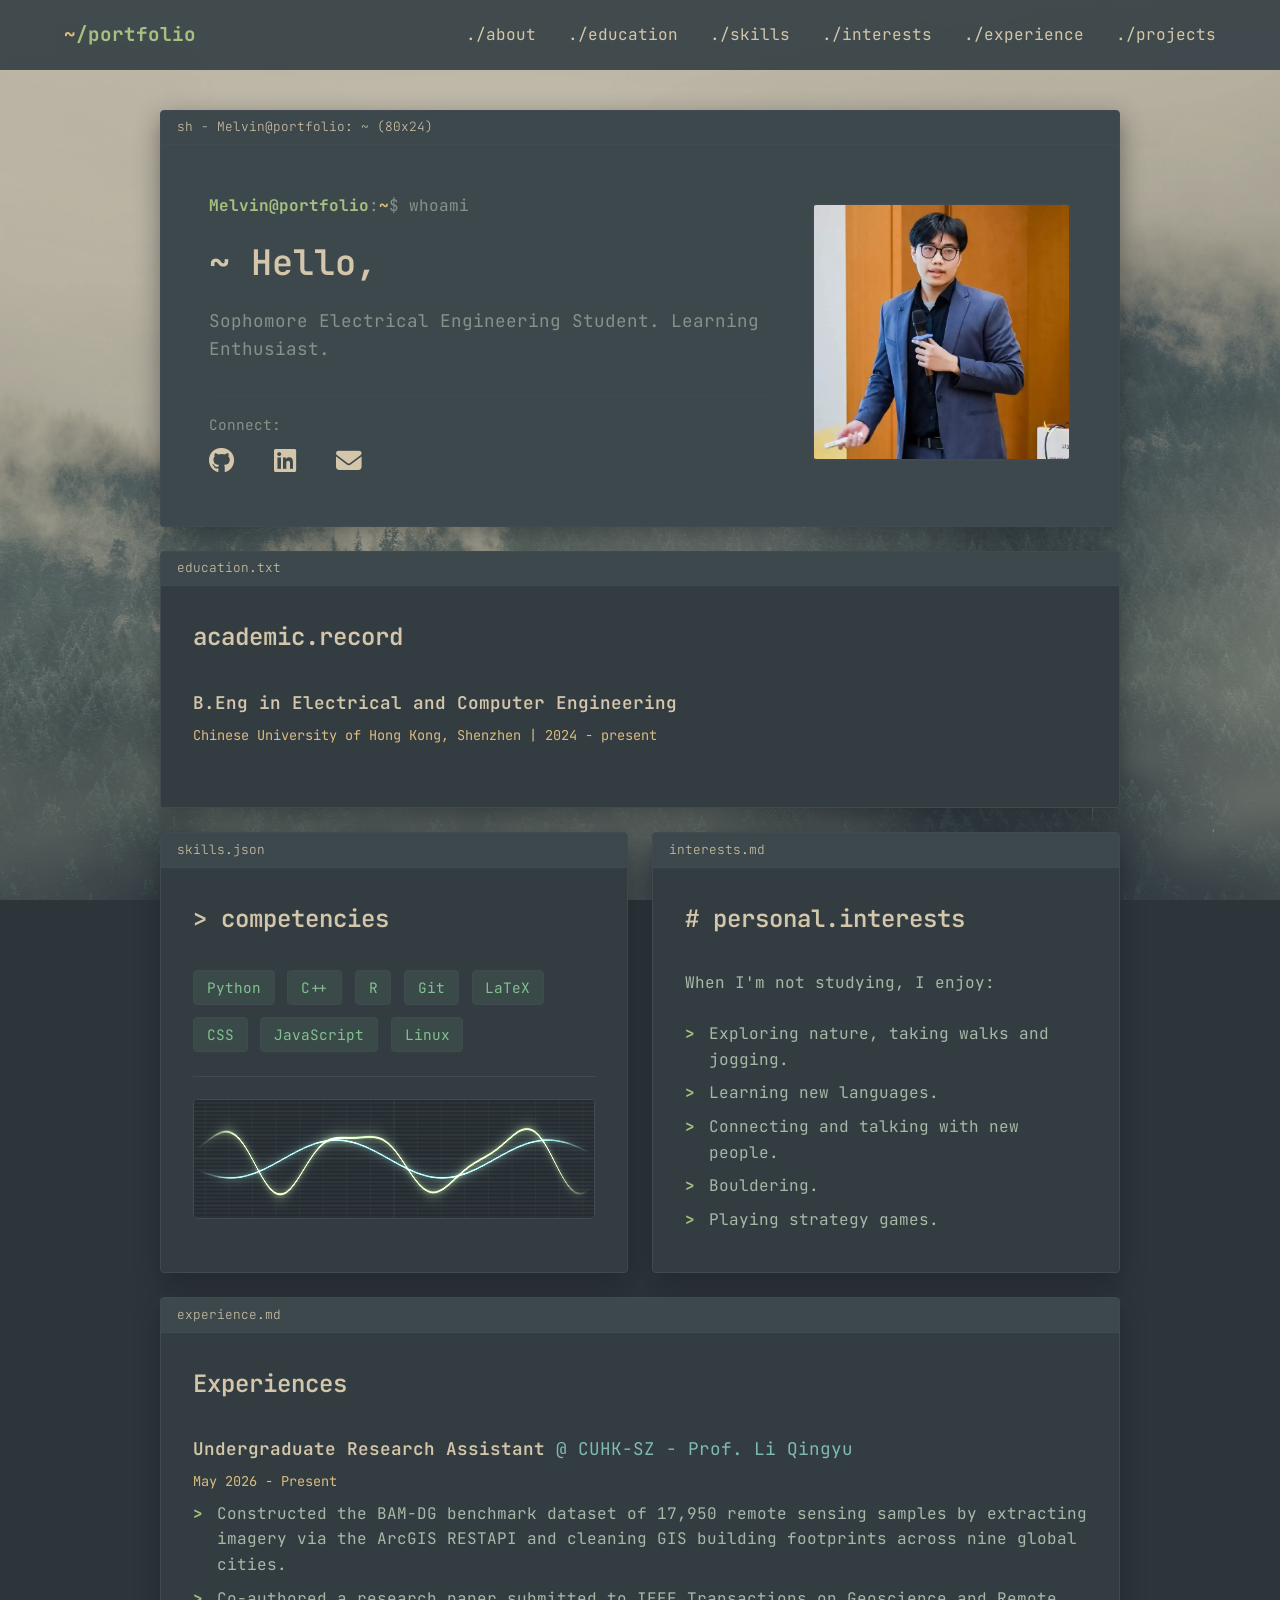
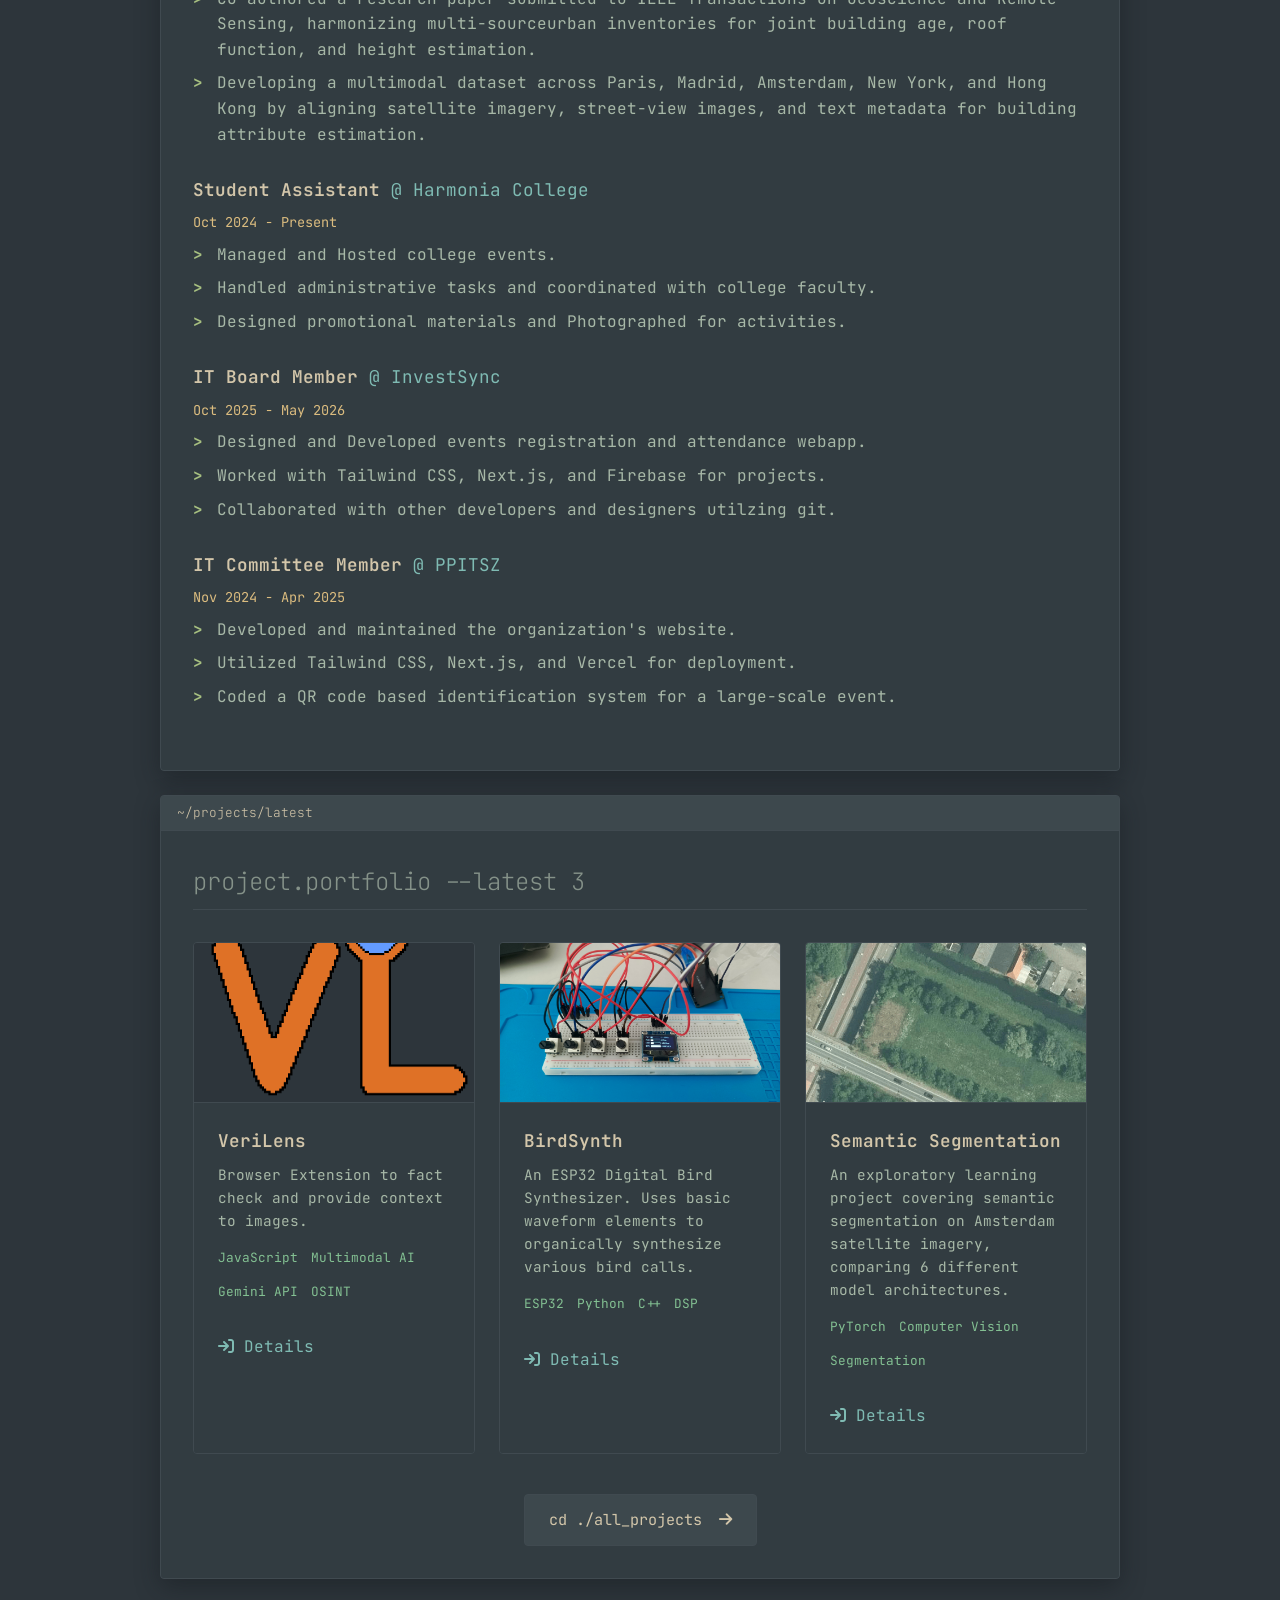
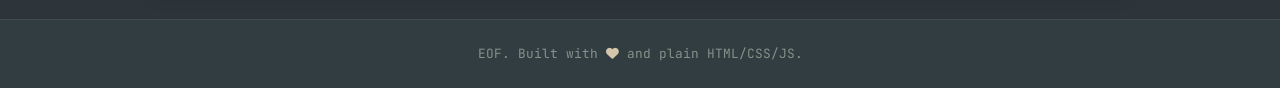
<file: index.html>
<!DOCTYPE html>
<html lang="en">
<head>
    <meta charset="UTF-8">
    <meta name="viewport" content="width=device-width, initial-scale=1.0">
    <title>~/.portfolio | Melvin</title>
    <link rel="preconnect" href="https://fonts.googleapis.com">
    <link rel="preconnect" href="https://fonts.gstatic.com" crossorigin>
    <link href="https://fonts.googleapis.com/css2?family=JetBrains+Mono:wght@100..800&display=swap" rel="stylesheet">
    <link rel="stylesheet" href="https://cdnjs.cloudflare.com/ajax/libs/font-awesome/6.4.0/css/all.min.css">
    <link rel="stylesheet" href="style.css">
</head>
<body>
    <canvas id="bg-shader" aria-hidden="true"></canvas>
    <nav class="navbar">
        <div class="nav-brand"><span>~</span>/portfolio</div>
        <button class="nav-toggle" aria-label="Toggle Menu">[menu]</button>
        <ul class="nav-links">
            <li><a href="#hero">./about</a></li>
            <li><a href="#education">./education</a></li>
            <li><a href="#skills">./skills</a></li>
            <li><a href="#interests">./interests</a></li>
            <li><a href="#experience">./experience</a></li>
            <li><a href="#projects">./projects</a></li>
        </ul>
    </nav>

    <main>
        <section id="hero" class="window-pane terminal-pane">
            <div class="window-header">
                <div class="window-title">sh - Melvin@portfolio: ~ (80x24)</div>
            </div>
            <div class="window-content hero-content-wrapper">
                <div class="hero-text-block">
                    <p class="prompt"><span class="user">Melvin@portfolio</span>:<span class="dir">~</span>$ whoami</p>
                    <h1 id="typewriter"></h1>
                    <p class="subtitle">Sophomore Electrical Engineering Student. Learning Enthusiast.</p>
                    <div class="social-links-container">
                        <p class="link-label">Connect:</p>
                        <div class="social-links-wrapper">
                            <a href="https://github.com/hachln" target="_blank" title="GitHub"><i class="fab fa-github"></i></a>
                            <a href="https://www.linkedin.com/in/melvin-nchandra/" target="_blank" title="LinkedIn"><i class="fab fa-linkedin"></i></a>
                            <a href="mailto:melvinnchandra@gmail.com" title="Email"><i class="fas fa-envelope"></i></a>
                        </div>
                    </div>
                </div>

                <div class="hero-portrait-block">
                    <img src="./home/melvhero.webp" alt="Your Name Portrait" class="portrait-img">
                </div>
            </div>
        </section>

        <section id="education" class="window-pane cv-pane">
            <div class="window-header">
                <div class="window-title">education.txt</div>
            </div>
            <div class="window-content">
                <h2>academic.record</h2>
                <div class="timeline-item">
                    <h3>B.Eng in Electrical and Computer Engineering</h3>
                    <span class="date">Chinese University of Hong Kong, Shenzhen | 2024 - present</span>
                </div>
            </div>
        </section>

        <div class="split-layout">
            <section id="skills" class="window-pane cv-pane">
                <div class="window-header">
                    <div class="window-title">skills.json</div>
                </div>
                <div class="window-content">
                    <h2>> competencies</h2>
                    <div class="skills-container">
                        <span class="skill-tag">Python</span>
                        <span class="skill-tag">C++</span>
                        <span class="skill-tag">R</span>
                        <span class="skill-tag">Git</span>
                        <span class="skill-tag">LaTeX</span>
                        <span class="skill-tag">CSS</span>
                        <span class="skill-tag">JavaScript</span>
                        <span class="skill-tag">Linux</span>
                    </div>
                    <div class="demo-scope-wrapper">
                        <span class="demo-label"></span>
                        <canvas id="demo-scope"></canvas>
                    </div>
                </div>
            </section>

            <section id="interests" class="window-pane cv-pane">
                <div class="window-header">
                    <div class="window-title">interests.md</div>
                </div>
                <div class="window-content">
                    <h2># personal.interests</h2>
                    <p>When I'm not studying, I enjoy:</p>
                    <br>
                    <ul class="interests-list">
                        <li>Exploring nature, taking walks and jogging.</li>
                        <li>Learning new languages.</li>
                        <li>Connecting and talking with new people.</li>
                        <li>Bouldering.</li>
                        <li>Playing strategy games.</li>
                    </ul>
                </div>
            </section>
        </div>

        <section id="experience" class="window-pane cv-pane">
            <div class="window-header">
                <div class="window-title">experience.md</div>
            </div>
            <div class="window-content">
                <h2>Experiences</h2>
                <div class="timeline-item">
                    <h3>Undergraduate Research Assistant <span>@ CUHK-SZ - Prof. Li Qingyu</span></h3>
                    <span class="date">May 2026 - Present</span>
                    <ul class="interests-list">
                        <li>Constructed the BAM-DG benchmark dataset of 17,950 remote sensing samples by extracting imagery via the ArcGIS RESTAPI and cleaning GIS building footprints across nine global cities.</li>
                        <li>Co-authored a research paper submitted to IEEE Transactions on Geoscience and Remote Sensing, harmonizing multi-sourceurban inventories for joint building age, roof function, and height estimation.</li>
                        <li>Developing a multimodal dataset across Paris, Madrid, Amsterdam, New York, and Hong Kong by aligning satellite imagery, street-view images, and text metadata for building attribute estimation.</li>
                    </ul>
                </div>
                <div class="timeline-item">
                    <h3>Student Assistant <span>@ Harmonia College</span></h3>
                    <span class="date">Oct 2024 - Present</span>
                    <ul class="interests-list">
                        <li>Managed and Hosted college events.</li>
                        <li>Handled administrative tasks and coordinated with college faculty.</li>
                        <li>Designed promotional materials and Photographed for activities.</li>
                    </ul>
                </div>
                <div class="timeline-item">
                    <h3>IT Board Member <span>@ InvestSync</span></h3>
                    <span class="date">Oct 2025 - May 2026</span>
                    <ul class="interests-list">
                        <li>Designed and Developed events registration and attendance webapp.</li>
                        <li>Worked with Tailwind CSS, Next.js, and Firebase for projects.</li>
                        <li>Collaborated with other developers and designers utilzing git.</li>
                    </ul>
                </div>
                
                <div class="timeline-item">
                    <h3>IT Committee Member <span>@ PPITSZ</span></h3>
                    <span class="date">Nov 2024 - Apr 2025</span>
                    <ul class="interests-list">
                        <li>Developed and maintained the organization's website.</li>
                        <li>Utilized Tailwind CSS, Next.js, and Vercel for deployment.</li>
                        <li>Coded a QR code based identification system for a large-scale event.</li>
                    </ul>
                </div>
            </div>
        </section>

        <section id="projects" class="window-pane cv-pane">
            <div class="window-header">
                <div class="window-title">~/projects/latest</div>
            </div>
            <div class="window-content">
                <h2 class="section-title">project.portfolio --latest 3</h2>
                <div class="projects-grid" id="latest-projects-grid">
                    
                    
                </div>

                <div class="check-more-container">
                    <a href="projectsp.html" class="btn-check-more">cd ./all_projects <i class="fas fa-arrow-right" style="margin-left: 8px;"></i></a>
                </div>
            </div>
        </section>
    </main>

    <footer>
        <p>EOF. Built with <i class="fas fa-heart" style="color: var(--fg-bright);"></i> and plain HTML/CSS/JS.</p>
    </footer>

    <script src="demo-scope.js"></script>
    <script src="shader.js"></script>
    <script src="script.js"></script>
</body>
</html>
</file>
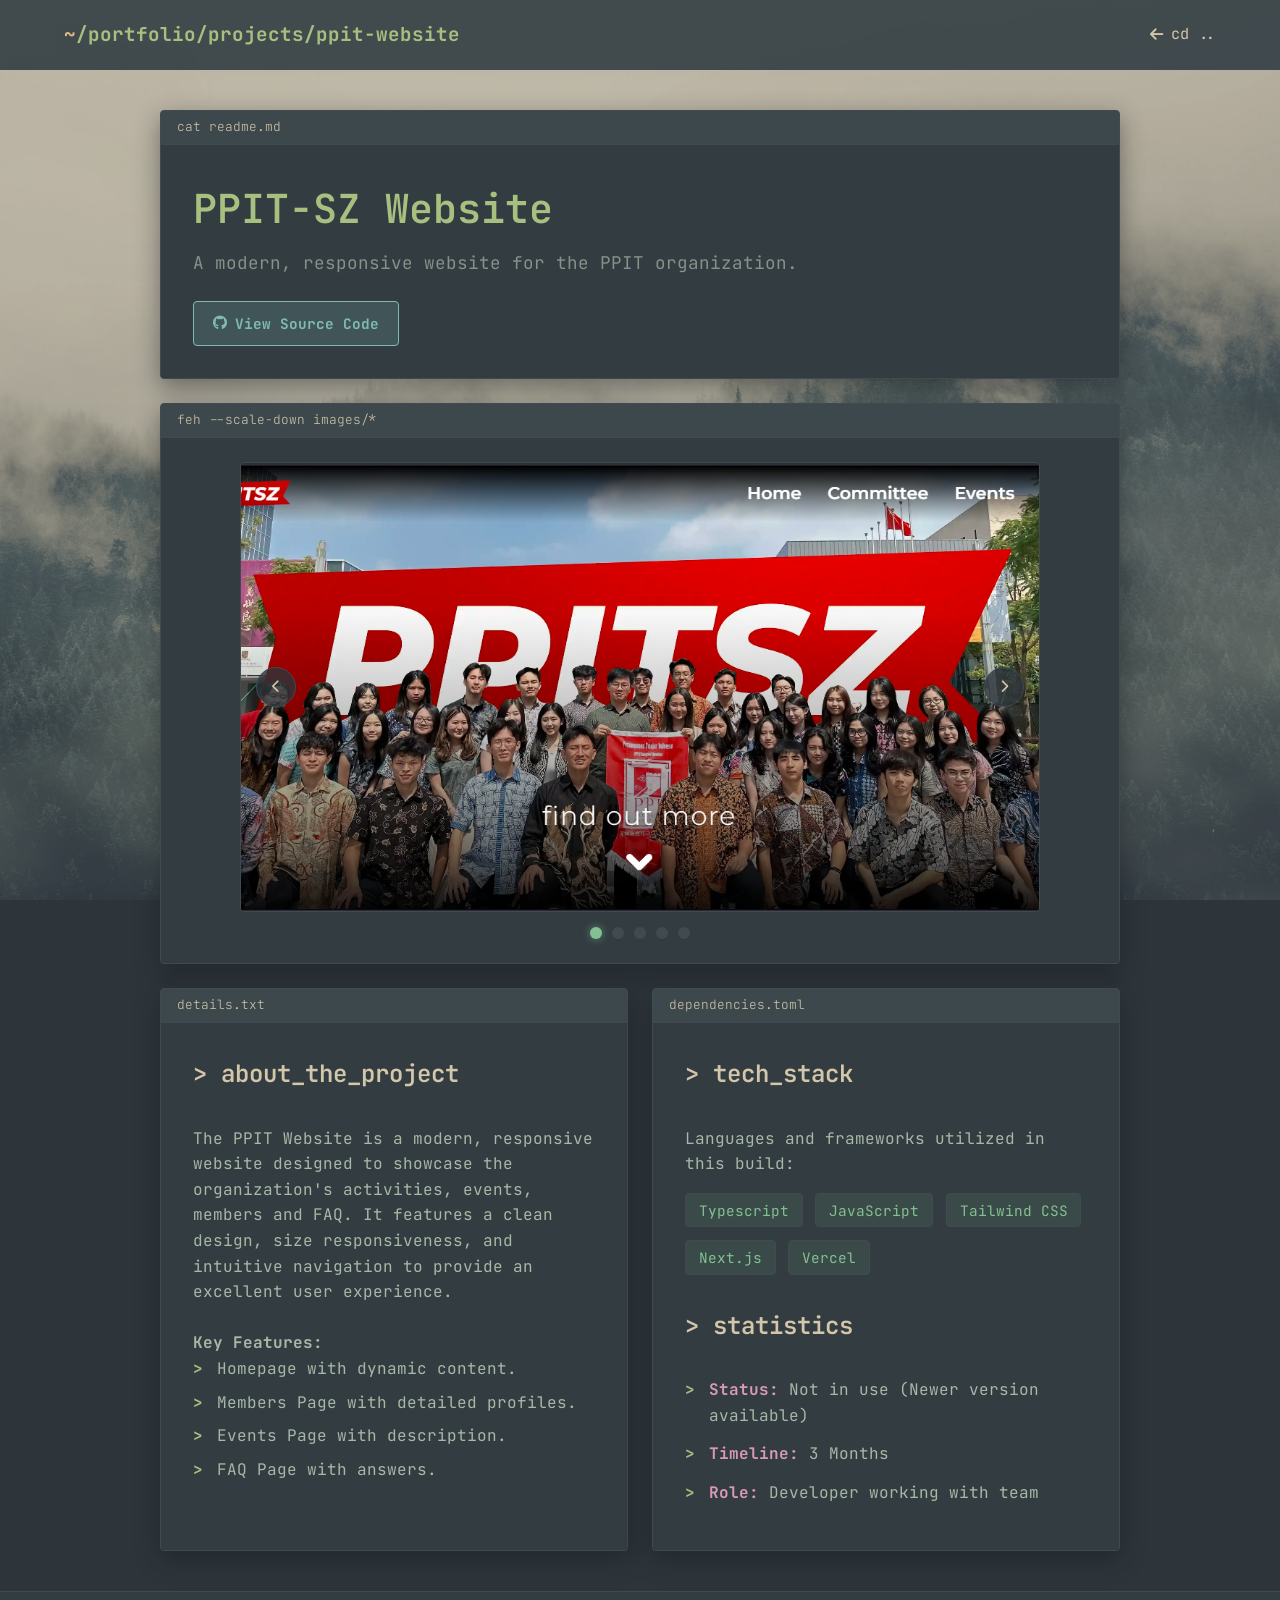
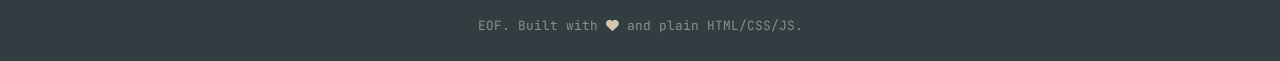
<file: ppit-website.html>
<!DOCTYPE html>
<html lang="en">
<head>
    <meta charset="UTF-8">
    <meta name="viewport" content="width=device-width, initial-scale=1.0">
    <title>~/.portfolio | Melvin</title>
    <link rel="preconnect" href="https://fonts.googleapis.com">
    <link rel="preconnect" href="https://fonts.gstatic.com" crossorigin>
    <link href="https://fonts.googleapis.com/css2?family=JetBrains+Mono:wght@100..800&display=swap" rel="stylesheet">
    <link rel="stylesheet" href="https://cdnjs.cloudflare.com/ajax/libs/font-awesome/6.4.0/css/all.min.css">
    <link rel="stylesheet" href="style.css">
</head>
<body>
    <canvas id="bg-shader" aria-hidden="true"></canvas>

    <nav class="navbar">
        <div class="nav-brand"><span>~</span>/portfolio/projects/ppit-website</div>
        <a href="projectsp.html" class="nav-back"><i class="fas fa-arrow-left"></i> cd ..</a>
    </nav>
    
    <main>
        <section class="window-pane">
            <div class="window-header">
                <div class="window-title">cat readme.md</div>
            </div>
            <div class="window-content project-header-content">
                <h1>PPIT-SZ Website</h1>
                <p class="subtitle">A modern, responsive website for the PPIT organization.</p>
                <div class="project-links">
                    <a href="https://github.com/hachln/ppitwebsite20242025" target="_blank" class="btn-primary"><i class="fab fa-github"></i> View Source Code</a>
                </div>
            </div>
        </section>

        <section class="window-pane">
            <div class="window-header">
                <div class="window-title">feh --scale-down images/*</div>
            </div>
            <div class="window-content carousel-wrapper">
                <div class="carousel">
                    <button class="carousel-btn prev-btn"><i class="fas fa-chevron-left"></i></button>
                    
                    <div class="carousel-track-container">
                        <ul class="carousel-track">
                            <li class="carousel-slide current-slide">
                                <img src="./ppit-website/1.png" alt="Homepage Screenshot">
                            </li>
                            <li class="carousel-slide">
                                <img src="./ppit-website/2.png" alt="Members Page Screenshot">
                            </li>
                            <li class="carousel-slide">
                                <img src="./ppit-website/3.png" alt="Members Page Screenshot 2">
                            </li>
                            <li class="carousel-slide">
                                <img src="./ppit-website/4.png" alt="Event Page Screenshot">
                            </li>
                            <li class="carousel-slide">
                                <img src="./ppit-website/5.png" alt="FAQ Page Screenshot">
                            </li>
                        </ul>
                    </div>

                    <button class="carousel-btn next-btn"><i class="fas fa-chevron-right"></i></button>
                </div>
                
                <div class="carousel-nav">
                    
                </div>
            </div>
        </section>

        <div class="split-layout">
            
            <section class="window-pane cv-pane">
                <div class="window-header">
                    <div class="window-title">details.txt</div>
                </div>
                <div class="window-content">
                    <h2>> about_the_project</h2>
                    <p>The PPIT Website is a modern, responsive website designed to showcase the organization's activities, events, members and FAQ. It features a clean design, size responsiveness, and intuitive navigation to provide an excellent user experience.</p>
                    <br>
                    <p><strong>Key Features:</strong></p>
                    <ul class="interests-list">
                        <li>Homepage with dynamic content.</li>
                        <li>Members Page with detailed profiles.</li>
                        <li>Events Page with description.</li>
                        <li>FAQ Page with answers.</li>
                    </ul>
                    <br>
                </div>
            </section>

            <section class="window-pane cv-pane">
                <div class="window-header">
                    <div class="window-title">dependencies.toml</div>
                </div>
                <div class="window-content">
                    <h2>> tech_stack</h2>
                    <p>Languages and frameworks utilized in this build:</p>
                    <div class="skills-container project-tech-stack">
                        <span class="skill-tag">Typescript</span>
                        <span class="skill-tag">JavaScript</span>
                        <span class="skill-tag">Tailwind CSS</span>
                        <span class="skill-tag">Next.js</span>
                        <span class="skill-tag">Vercel</span>
                    </div>

                    <h2 style="margin-top: 2rem;">> statistics</h2>
                    <ul class="interests-list meta-list">
                        <li><strong>Status:</strong> Not in use (Newer version available)</li>
                    
                        <li><strong>Timeline:</strong> 3 Months</li>
                        <li><strong>Role:</strong> Developer working with team</li>
                    </ul>
                </div>
            </section>

        </div>
    </main>

    <footer>
        <p>EOF. Built with <i class="fas fa-heart" style="color: var(--fg-bright);"></i> and plain HTML/CSS/JS.</p>
    </footer>
    <script src="shader.js"></script>
    <script src="script.js"></script>
</body>
</html>
</file>
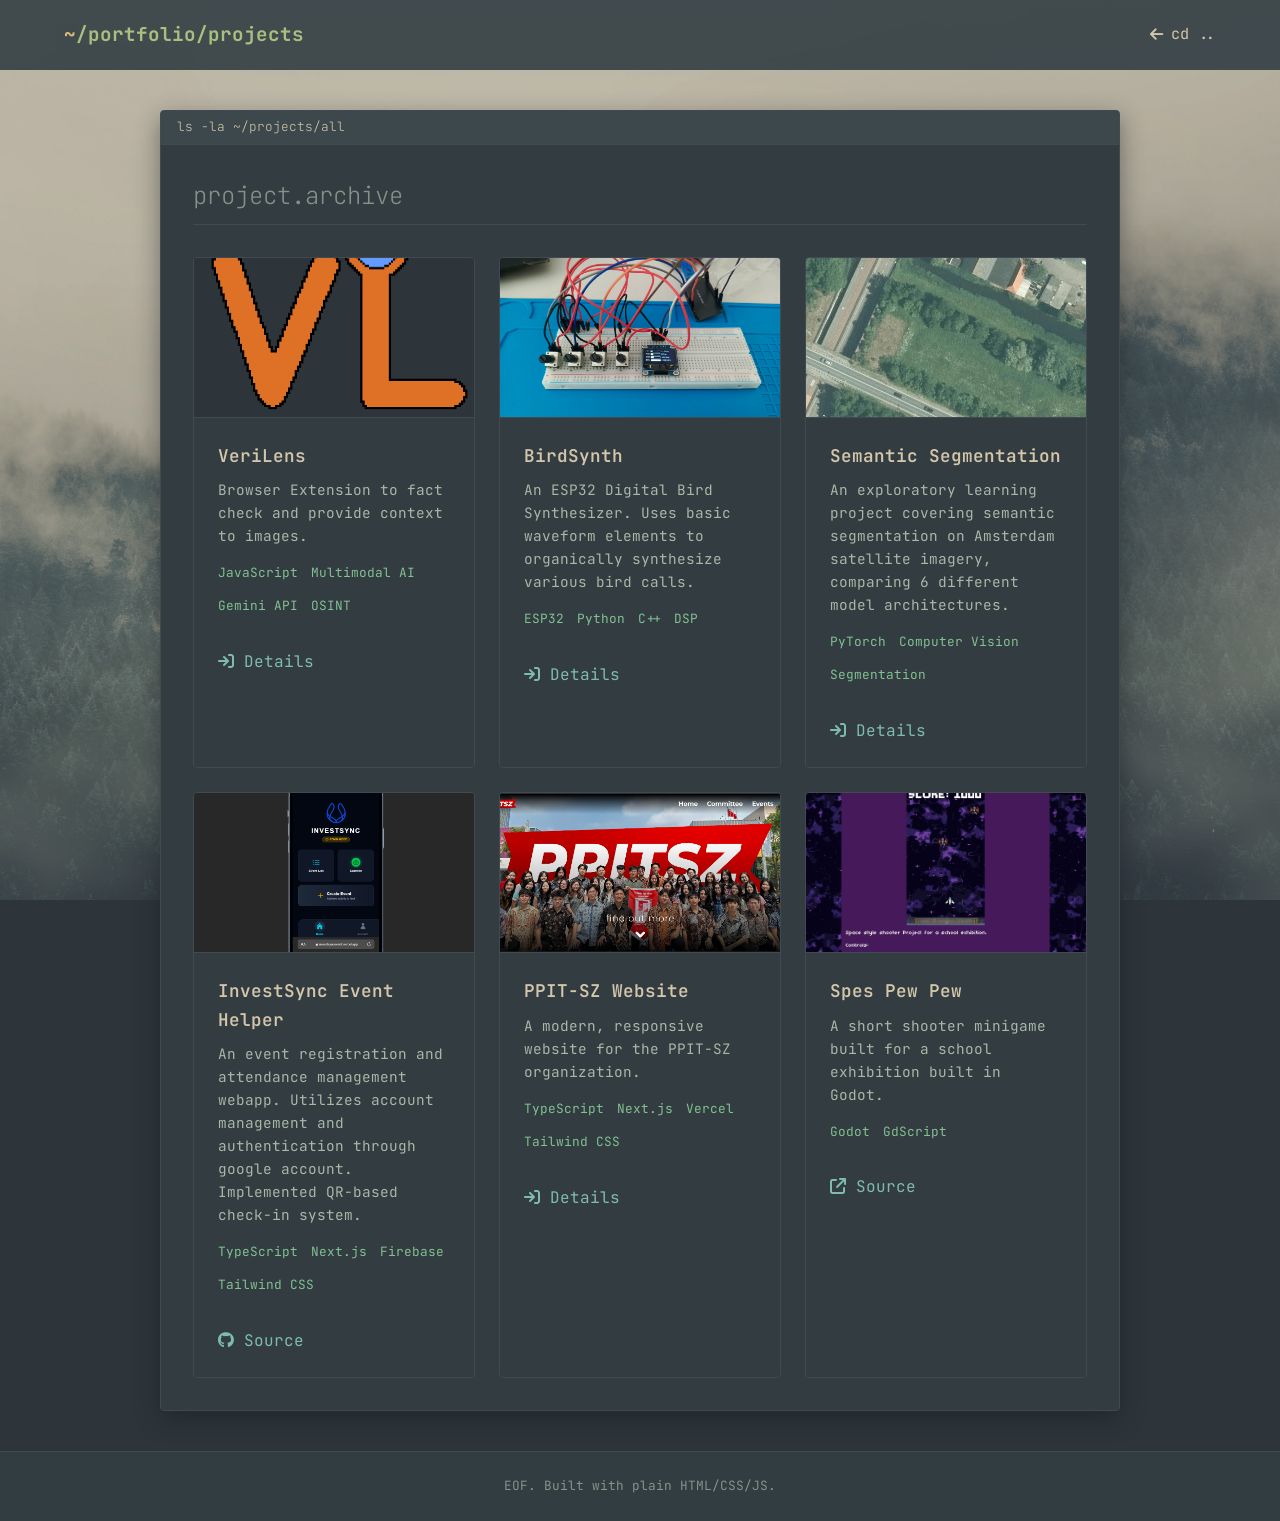
<file: projectsp.html>
<!DOCTYPE html>
<html lang="en">
<head>
    <meta charset="UTF-8">
    <meta name="viewport" content="width=device-width, initial-scale=1.0">
    <title>~/projects | dev.tty</title>
    <link rel="preconnect" href="https://fonts.googleapis.com">
    <link rel="preconnect" href="https://fonts.gstatic.com" crossorigin>
    <link href="https://fonts.googleapis.com/css2?family=JetBrains+Mono:wght@100..800&display=swap" rel="stylesheet">
    <link rel="stylesheet" href="https://cdnjs.cloudflare.com/ajax/libs/font-awesome/6.4.0/css/all.min.css">
    <link rel="stylesheet" href="style.css">
</head>
<body>
    <canvas id="bg-shader" aria-hidden="true"></canvas>
    <nav class="navbar">
        <div class="nav-brand"><span>~</span>/portfolio/projects</div>
        <a href="index.html" class="nav-back"><i class="fas fa-arrow-left"></i> cd ..</a>
    </nav>

    <main>
        <section class="window-pane cv-pane">
            <div class="window-header">
                <div class="window-title">ls -la ~/projects/all</div>
            </div>
            <div class="window-content">
                <h2 class="section-title">project.archive</h2>
                <div class="projects-grid">
                    
                    <!-- NEW: VeriLens -->
                    <div class="project-card">
                        <div class="project-thumbnail">
                            <img src="verilens/verilenslogo.png" alt="VeriLens Thumbnail">
                        </div>
                        <div class="window-content">
                            <h3>VeriLens</h3>
                            <p>Browser Extension to fact check and provide context to images.</p>
                            <div class="project-tech">
                                <span>JavaScript</span> <span>Multimodal AI</span> <span>Gemini API</span> <span>OSINT</span>
                            </div>
                            <a href="verilens.html" class="project-link"><i class="fa-solid fa-arrow-right-to-bracket"></i> Details</a>
                        </div>
                    </div>

                    <!-- BirdSynth -->
                    <div class="project-card">
                        <div class="project-thumbnail">
                            <img src="birdsynth2/On-board.jpg" alt="BirdSynth Thumbnail">
                        </div>
                        <div class="window-content">
                            <h3>BirdSynth</h3>
                            <p>An ESP32 Digital Bird Synthesizer. Uses basic waveform elements to organically synthesize various bird calls.</p>
                            <div class="project-tech">
                                <span>ESP32</span> <span>Python</span> <span>C++</span> <span>DSP</span>
                            </div>
                            <a href="birdsynth.html" class="project-link"><i class="fa-solid fa-arrow-right-to-bracket"></i> Details</a>
                        </div>
                    </div>

                    <!-- Semantic Segmentation -->
                    <div class="project-card">
                        <div class="project-thumbnail">
                            <img src="Semantic_Segmentation/projreport-pics/8-image.png" alt="Semantic Segmentation Thumbnail">
                        </div>
                        <div class="window-content">
                            <h3>Semantic Segmentation</h3>
                            <p>An exploratory learning project covering semantic segmentation on Amsterdam satellite imagery, comparing 6 different model architectures.</p>
                            <div class="project-tech">
                                <span>PyTorch</span> <span>Computer Vision</span> <span>Segmentation</span>
                            </div>
                            <a href="semantic_segmentation.html" class="project-link"><i class="fa-solid fa-arrow-right-to-bracket"></i> Details</a>
                        </div>
                    </div>

                    <!-- InvestSync Event Helper -->
                    <div class="project-card">
                        <div class="project-thumbnail">
                            <img src="investsync/investsyncthumb.png" alt="InvestSync Thumbnail">
                        </div>
                        <div class="window-content">
                            <h3>InvestSync Event Helper</h3>
                            <p>An event registration and attendance management webapp. Utilizes account management and authentication through google account. Implemented QR-based check-in system.</p>
                            <div class="project-tech">
                                <span>TypeScript</span> <span>Next.js</span> <span>Firebase</span> <span>Tailwind CSS</span>
                            </div>
                            <a href="https://github.com/hachln/Investsync_EventHelper" class="project-link" target="_blank"><i class="fab fa-github"></i> Source</a>
                        </div>
                    </div>

                    <!-- PPIT-SZ Website -->
                    <div class="project-card">
                        <div class="project-thumbnail">
                            <img src="ppit-website/1.png" alt="PPIT-SZ Thumbnail">
                        </div>
                        <div class="window-content">
                            <h3>PPIT-SZ Website</h3>
                            <p>A modern, responsive website for the PPIT-SZ organization.</p>
                            <div class="project-tech">
                                <span>TypeScript</span> <span>Next.js</span> <span>Vercel</span> <span>Tailwind CSS</span>
                            </div>
                            <a href="ppit-website.html" class="project-link"><i class="fa-solid fa-arrow-right-to-bracket"></i> Details</a>
                        </div>
                    </div>

                    <!-- Spes Pew Pew -->
                    <div class="project-card">
                        <div class="project-thumbnail">
                            <img src="spespp/spesppthumb.png" alt="Spes Pew Pew Thumbnail">
                        </div>
                        <div class="window-content">
                            <h3>Spes Pew Pew</h3>
                            <p>A short shooter minigame built for a school exhibition built in Godot.</p>
                            <div class="project-tech">
                                <span>Godot</span> <span>GdScript</span>
                            </div>
                            <a href="https://hakuron.itch.io/spes-tembak" target="_blank" class="project-link"><i class="fa-solid fa-arrow-up-right-from-square"></i> Source</a>
                        </div>
                    </div>
                    
                </div>
            </div>
        </section>
    </main>

    <footer>
        <p>EOF. Built with plain HTML/CSS/JS.</p>
    </footer>
    
    <script src="shader.js"></script>
    <script src="script.js"></script>
</body>
</html>
</file>
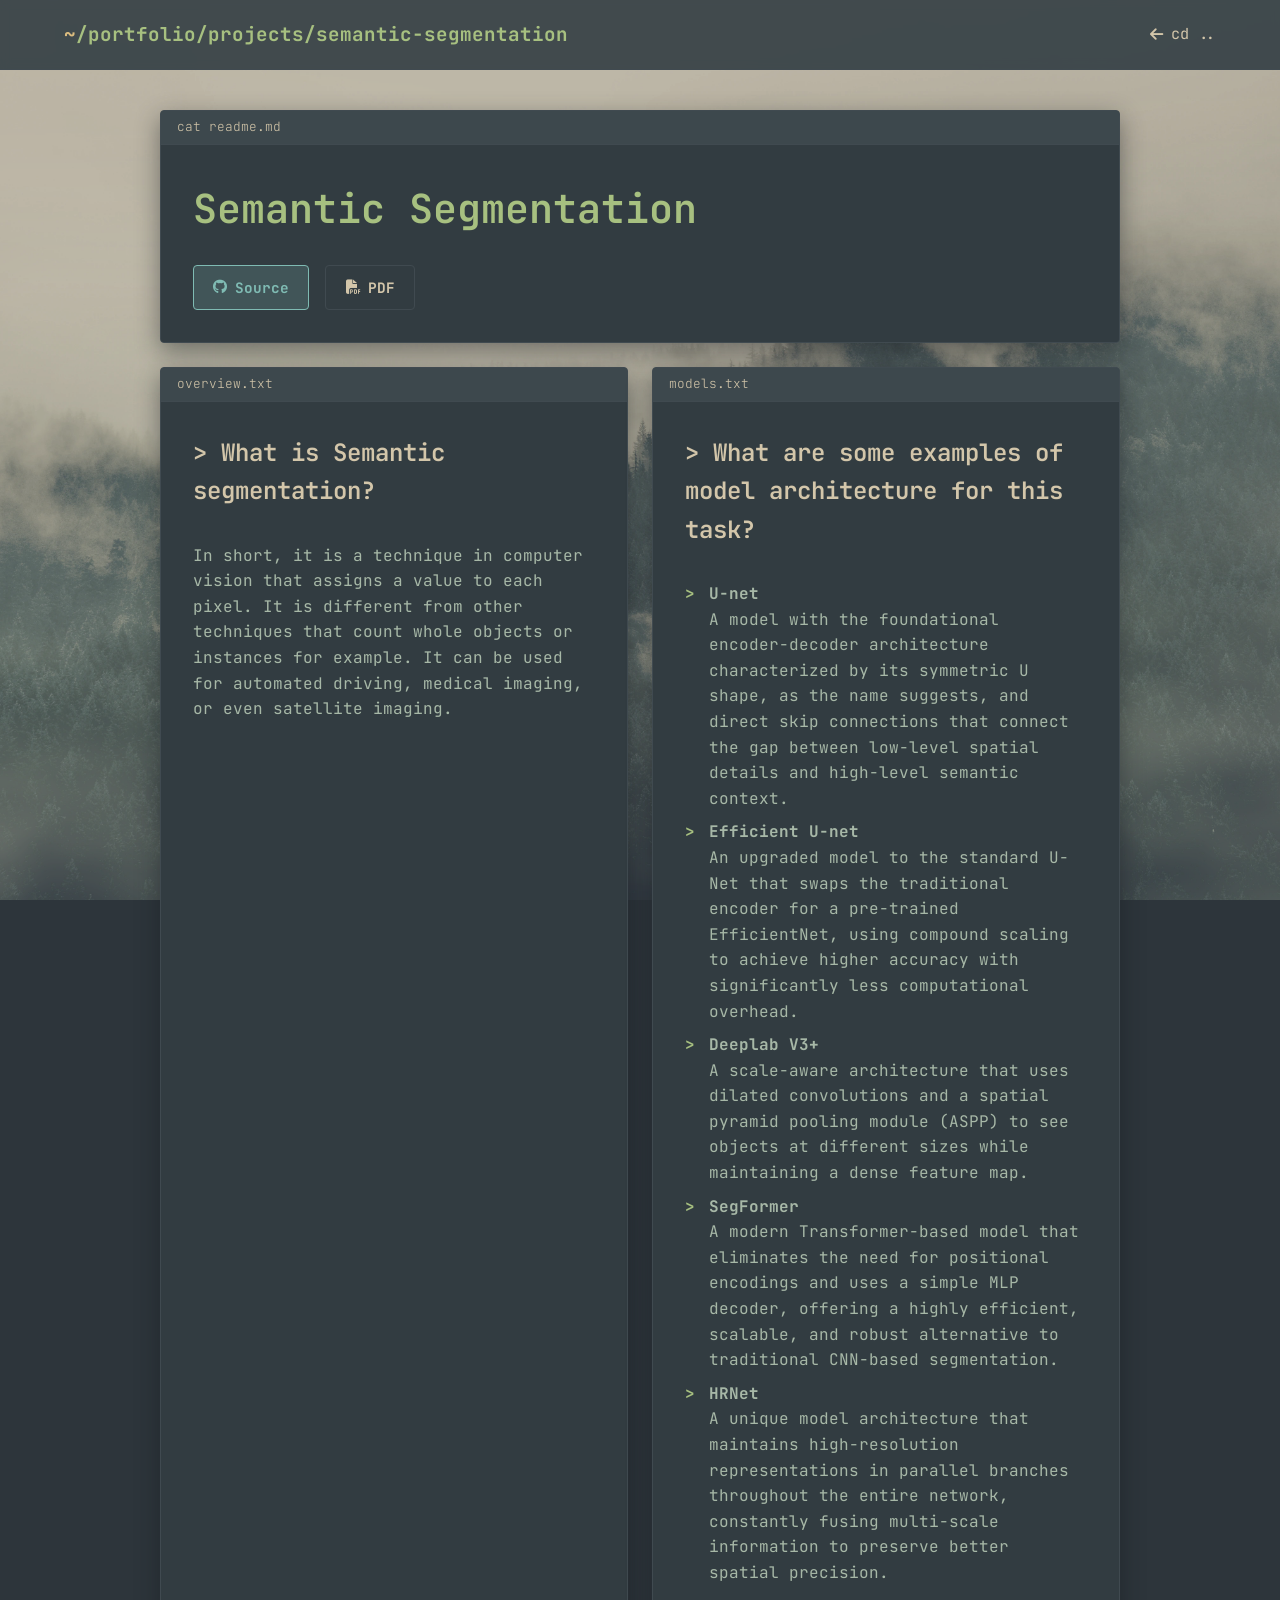
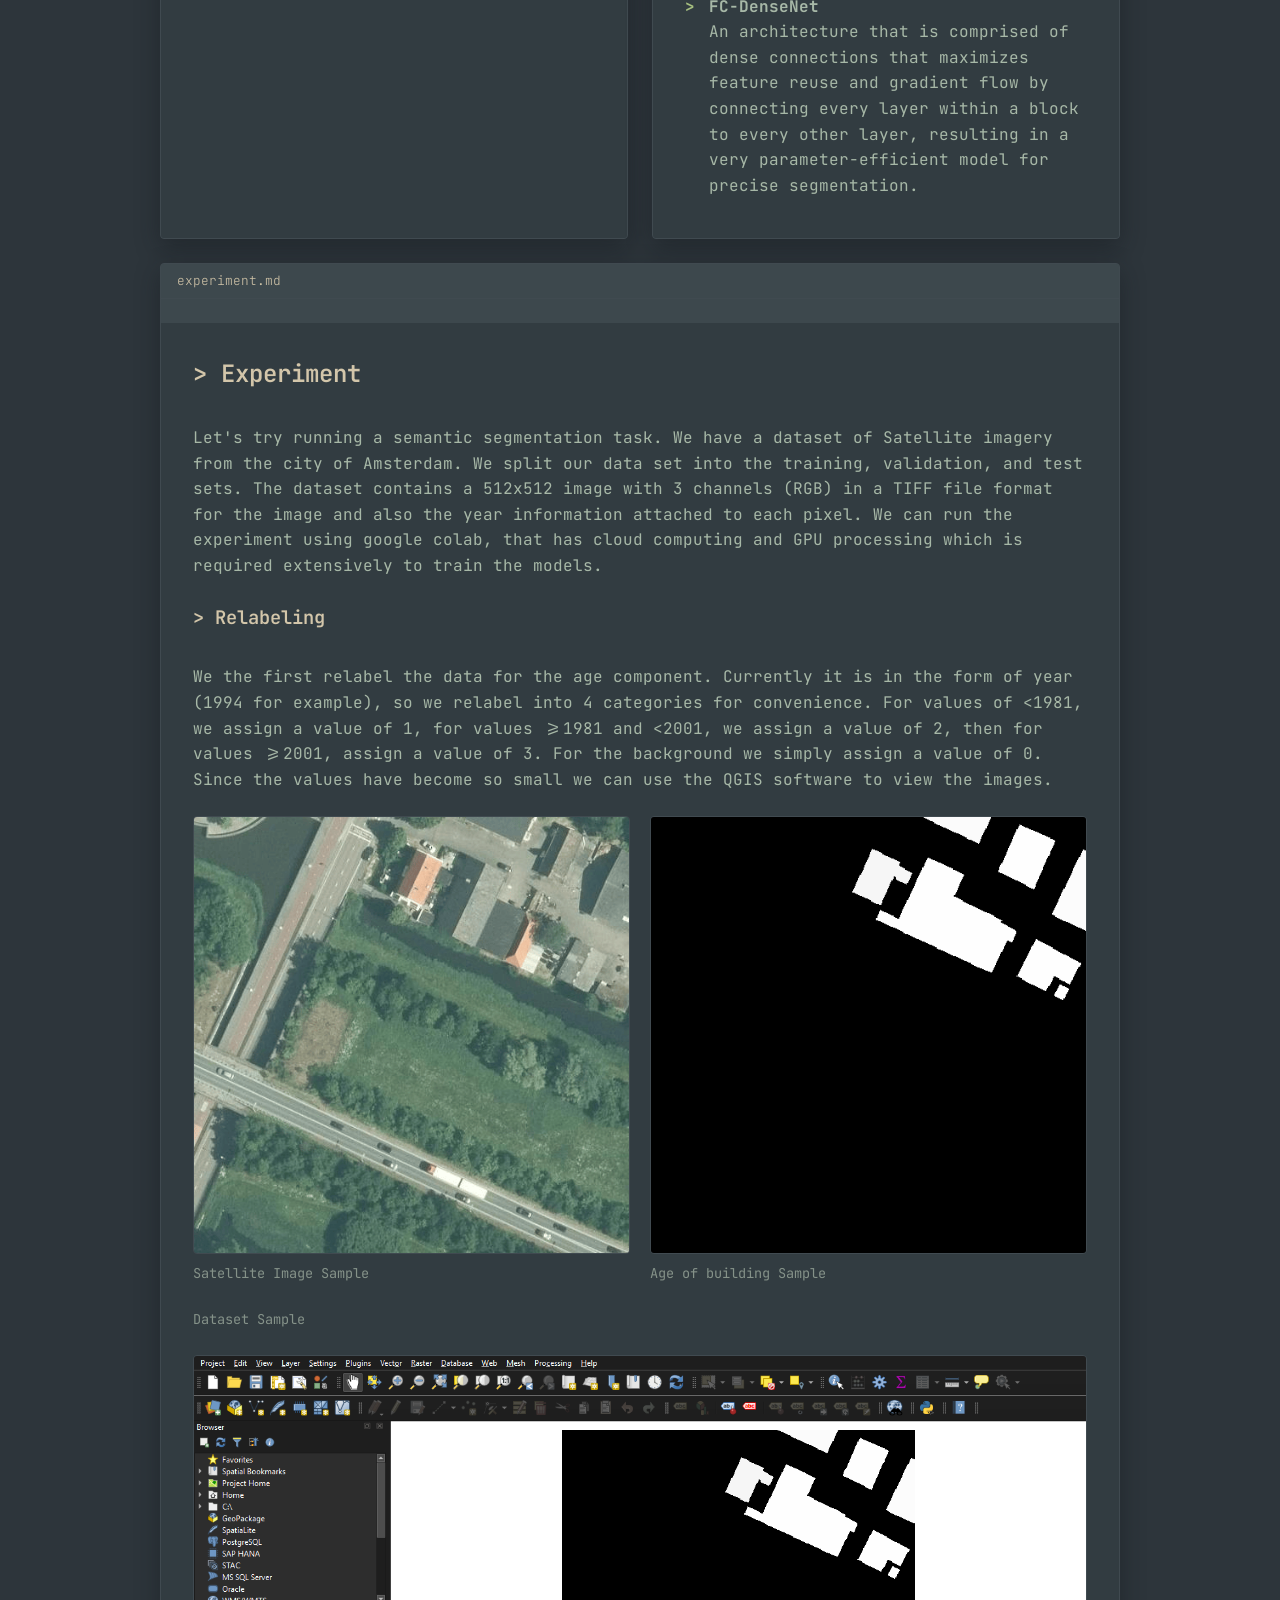
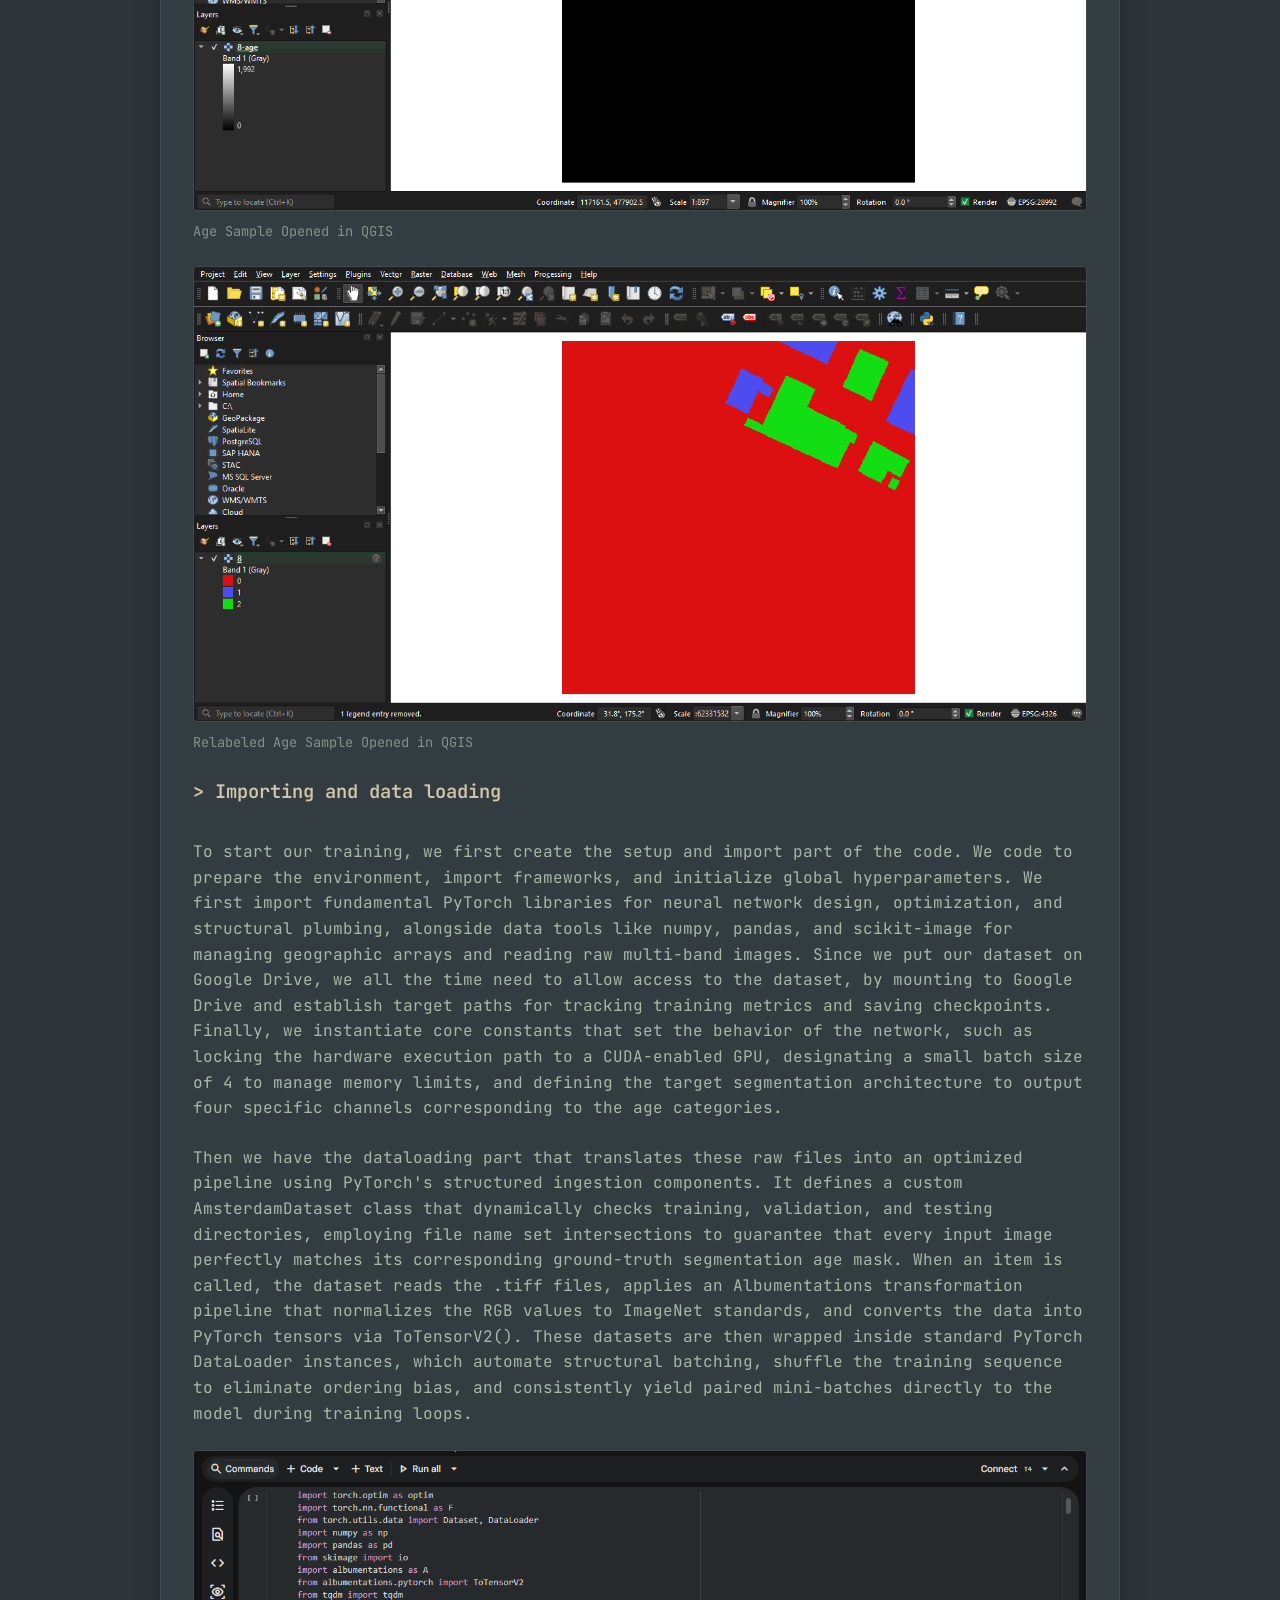
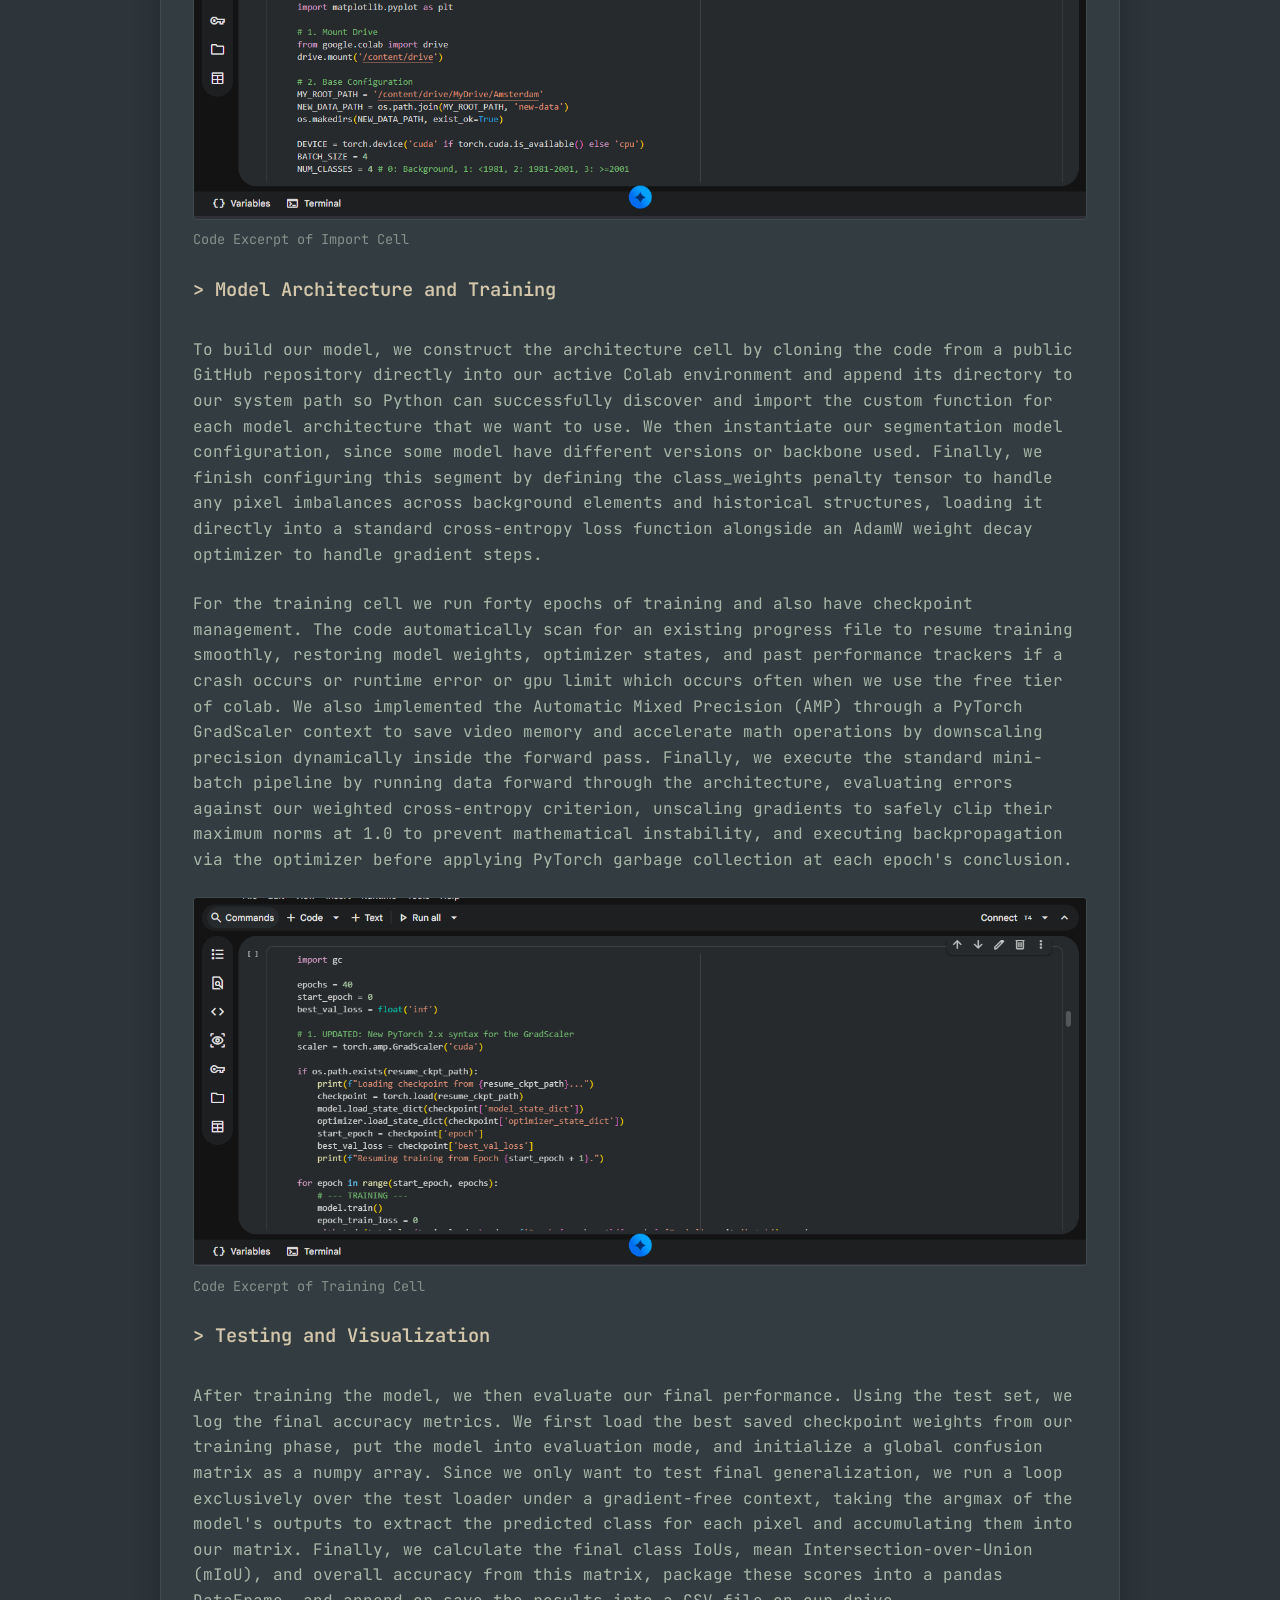
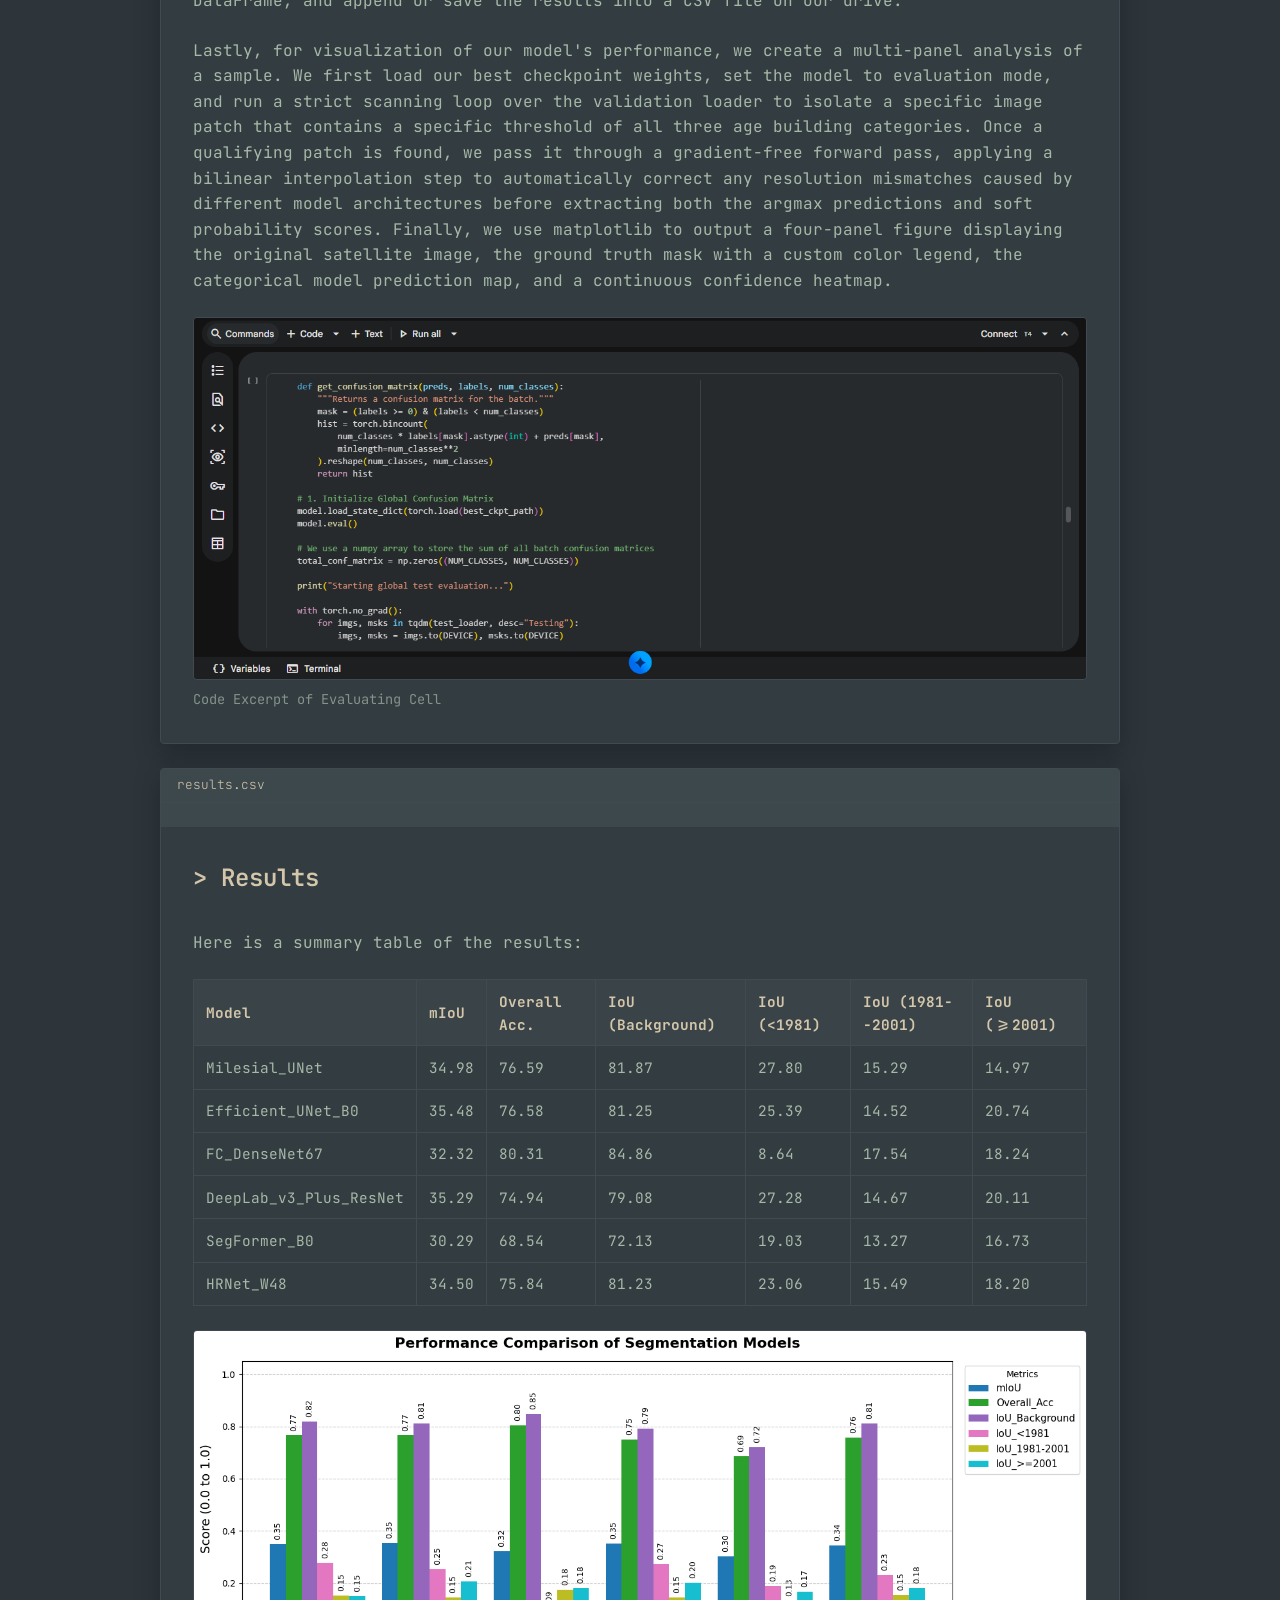
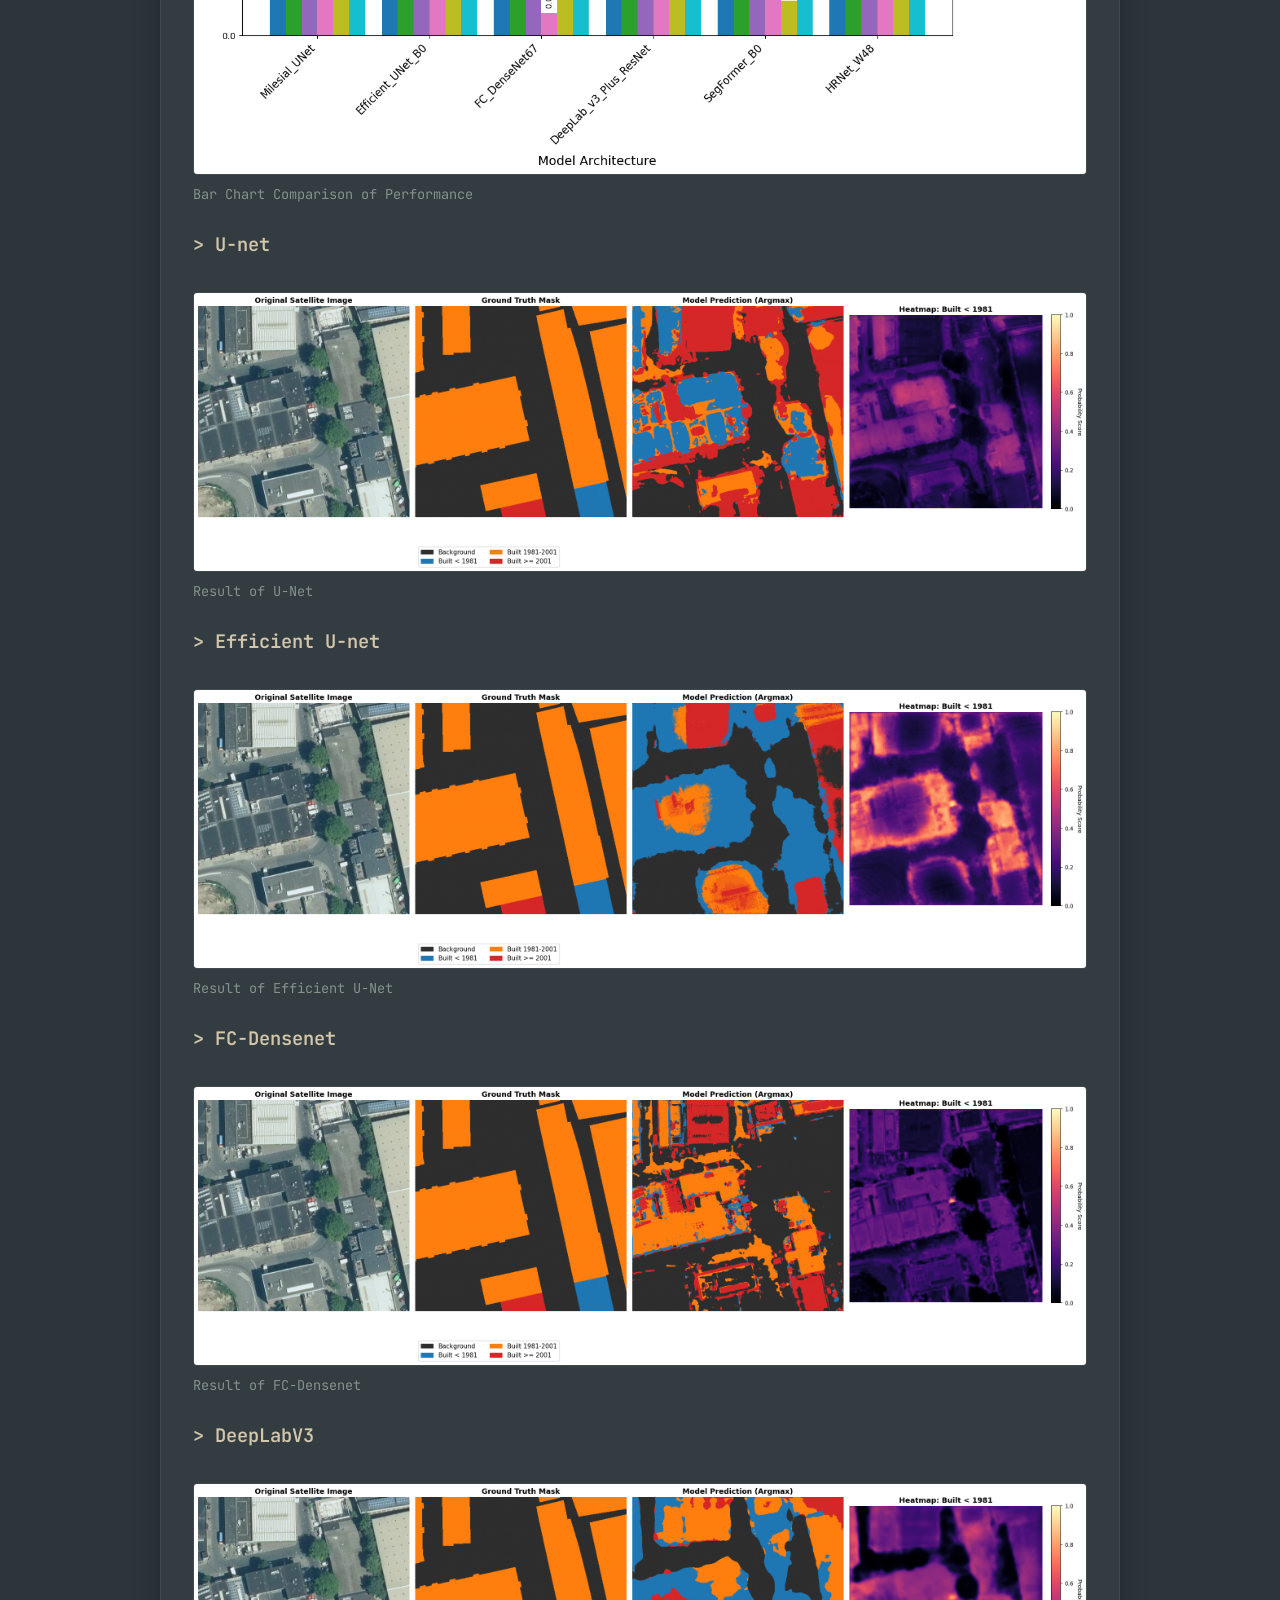
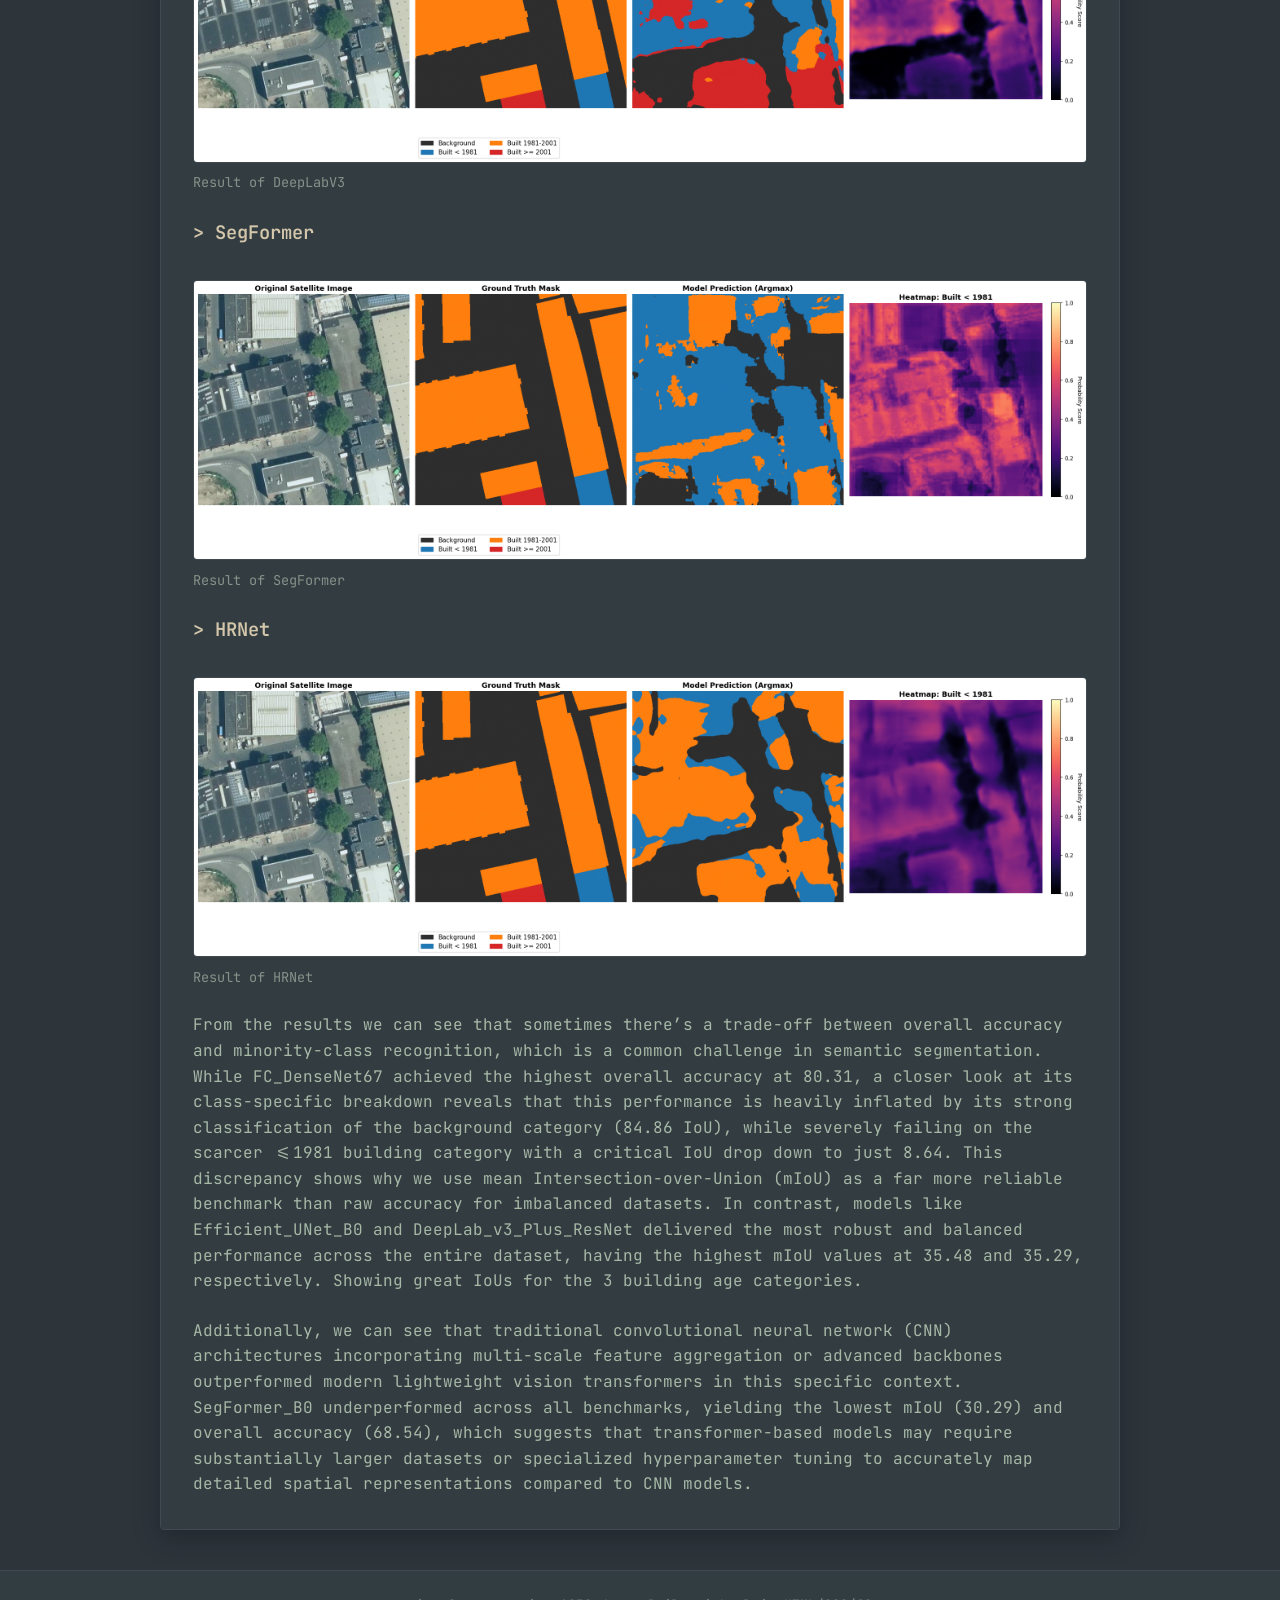
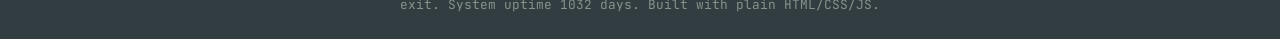
<file: semantic_segmentation.html>
<!DOCTYPE html>
<html lang="en">
<head>
    <meta charset="UTF-8">
    <meta name="viewport" content="width=device-width, initial-scale=1.0">
    <title>~/projects/semantic-segmentation | dev.tty</title>
    <link rel="preconnect" href="https://fonts.googleapis.com">
    <link rel="preconnect" href="https://fonts.gstatic.com" crossorigin>
    <link href="https://fonts.googleapis.com/css2?family=JetBrains+Mono:wght@100..800&display=swap" rel="stylesheet">
    <link rel="stylesheet" href="https://cdnjs.cloudflare.com/ajax/libs/font-awesome/6.4.0/css/all.min.css">
    <link rel="stylesheet" href="style.css">
</head>
<body>
    <canvas id="bg-shader" aria-hidden="true"></canvas>

    <nav class="navbar">
        <div class="nav-brand"><span>~</span>/portfolio/projects/semantic-segmentation</div>
        <a href="projectsp.html" class="nav-back"><i class="fas fa-arrow-left"></i> cd ..</a>
    </nav>
    <main>
        <section class="window-pane">
            <div class="window-header">
                <div class="window-title">cat readme.md</div>
            </div>
            <div class="window-content project-header-content">
                <h1>Semantic Segmentation</h1>
                <div class="project-links">
                    <a href="https://github.com/hachln/semanticSegmentation_Amsterdam" target="_blank" class="btn-primary"><i class="fab fa-github"></i> Source</a>
                    <a href="Semantic_Segmentation/Semantic_Segmentation.pdf" target="_blank" class="btn-secondary"><i class="fa-solid fa-file-pdf"></i> PDF</a>
                </div>
            </div>
        </section>

        <div class="split-layout">
            <section class="window-pane cv-pane">
                <div class="window-header">
                    <div class="window-title">overview.txt</div>
                </div>
                <div class="window-content">
                    <h2>> What is Semantic segmentation?</h2>
                    <p>In short, it is a technique in computer vision that assigns a value to each pixel. It is different from other techniques that count whole objects or instances for example. It can be used for automated driving, medical imaging, or even satellite imaging.</p>
                </div>
            </section>

            <section class="window-pane cv-pane">
                <div class="window-header">
                    <div class="window-title">models.txt</div>
                </div>
                <div class="window-content">
                    <h2>> What are some examples of model architecture for this task?</h2>
                    <ul class="interests-list">
                        <li><strong>U-net</strong><br>A model with the foundational encoder-decoder architecture characterized by its symmetric U shape, as the name suggests, and direct skip connections that connect the gap between low-level spatial details and high-level semantic context.</li>
                        <li><strong>Efficient U-net</strong><br>An upgraded model to the standard U-Net that swaps the traditional encoder for a pre-trained EfficientNet, using compound scaling to achieve higher accuracy with significantly less computational overhead.</li>
                        <li><strong>Deeplab V3+</strong><br>A scale-aware architecture that uses dilated convolutions and a spatial pyramid pooling module (ASPP) to see objects at different sizes while maintaining a dense feature map.</li>
                        <li><strong>SegFormer</strong><br>A modern Transformer-based model that eliminates the need for positional encodings and uses a simple MLP decoder, offering a highly efficient, scalable, and robust alternative to traditional CNN-based segmentation.</li>
                        <li><strong>HRNet</strong><br>A unique model architecture that maintains high-resolution representations in parallel branches throughout the entire network, constantly fusing multi-scale information to preserve better spatial precision.</li>
                        <li><strong>FC-DenseNet</strong><br>An architecture that is comprised of dense connections that maximizes feature reuse and gradient flow by connecting every layer within a block to every other layer, resulting in a very parameter-efficient model for precise segmentation.</li>
                    </ul>
                </div>
            </section>
        </div>

        <section class="window-pane blog-section">
            <div class="window-header">
                <div class="window-title">experiment.md</div>
            </div>
            <div class="window-content blog-section">
                <h2>> Experiment</h2>
                <p>Let's try running a semantic segmentation task. We have a dataset of Satellite imagery from the city of Amsterdam. We split our data set into the training, validation, and test sets. The dataset contains a 512x512 image with 3 channels (RGB) in a TIFF file format for the image and also the year information attached to each pixel. We can run the experiment using google colab, that has cloud computing and GPU processing which is required extensively to train the models.</p>

                <h3>> Relabeling</h3>
                <p>We the first relabel the data for the age component. Currently it is in the form of year (1994 for example), so we relabel into 4 categories for convenience. For values of &lt;1981, we assign a value of 1, for values &gt;=1981 and &lt;2001, we assign a value of 2, then for values &gt;=2001, assign a value of 3. For the background we simply assign a value of 0. Since the values have become so small we can use the QGIS software to view the images.</p>

                <div class="blog-grid">
                    <figure class="blog-figure">
                        <img class="figure-img" src="Semantic_Segmentation/projreport-pics/8-image.png" alt="Satellite Image Sample">
                        <figcaption class="figure-caption">Satellite Image Sample</figcaption>
                    </figure>
                    <figure class="blog-figure">
                        <img class="figure-img" src="Semantic_Segmentation/projreport-pics/8-imgneu.png" alt="Age of building Sample">
                        <figcaption class="figure-caption">Age of building Sample</figcaption>
                    </figure>
                </div>
                <p class="figure-caption">Dataset Sample</p>

                <figure class="blog-figure">
                    <img class="figure-img" src="Semantic_Segmentation/projreport-pics/8-ageqgis.png" alt="Age Sample Opened in QGIS">
                    <figcaption class="figure-caption">Age Sample Opened in QGIS</figcaption>
                </figure>

                <figure class="blog-figure">
                    <img class="figure-img" src="Semantic_Segmentation/projreport-pics/8-processedage.png" alt="Relabeled Age Sample Opened in QGIS">
                    <figcaption class="figure-caption">Relabeled Age Sample Opened in QGIS</figcaption>
                </figure>

                <h3>> Importing and data loading</h3>
                <p>To start our training, we first create the setup and import part of the code. We code to prepare the environment, import frameworks, and initialize global hyperparameters. We first import fundamental PyTorch libraries for neural network design, optimization, and structural plumbing, alongside data tools like numpy, pandas, and scikit-image for managing geographic arrays and reading raw multi-band images. Since we put our dataset on Google Drive, we all the time need to allow access to the dataset, by mounting to Google Drive and establish target paths for tracking training metrics and saving checkpoints. Finally, we instantiate core constants that set the behavior of the network, such as locking the hardware execution path to a CUDA-enabled GPU, designating a small batch size of 4 to manage memory limits, and defining the target segmentation architecture to output four specific channels corresponding to the age categories.</p>
                <p>Then we have the dataloading part that translates these raw files into an optimized pipeline using PyTorch's structured ingestion components. It defines a custom AmsterdamDataset class that dynamically checks training, validation, and testing directories, employing file name set intersections to guarantee that every input image perfectly matches its corresponding ground-truth segmentation age mask. When an item is called, the dataset reads the .tiff files, applies an Albumentations transformation pipeline that normalizes the RGB values to ImageNet standards, and converts the data into PyTorch tensors via ToTensorV2(). These datasets are then wrapped inside standard PyTorch DataLoader instances, which automate structural batching, shuffle the training sequence to eliminate ordering bias, and consistently yield paired mini-batches directly to the model during training loops.</p>

                <figure class="blog-figure">
                    <img class="figure-img" src="Semantic_Segmentation/projreport-pics/importcode.png" alt="Code Excerpt of Import Cell">
                    <figcaption class="figure-caption">Code Excerpt of Import Cell</figcaption>
                </figure>

                <h3>> Model Architecture and Training</h3>
                <p>To build our model, we construct the architecture cell by cloning the code from a public GitHub repository directly into our active Colab environment and append its directory to our system path so Python can successfully discover and import the custom function for each model architecture that we want to use. We then instantiate our segmentation model configuration, since some model have different versions or backbone used. Finally, we finish configuring this segment by defining the class_weights penalty tensor to handle any pixel imbalances across background elements and historical structures, loading it directly into a standard cross-entropy loss function alongside an AdamW weight decay optimizer to handle gradient steps.</p>
                <p>For the training cell we run forty epochs of training and also have checkpoint management. The code automatically scan for an existing progress file to resume training smoothly, restoring model weights, optimizer states, and past performance trackers if a crash occurs or runtime error or gpu limit which occurs often when we use the free tier of colab. We also implemented the Automatic Mixed Precision (AMP) through a PyTorch GradScaler context to save video memory and accelerate math operations by downscaling precision dynamically inside the forward pass. Finally, we execute the standard mini-batch pipeline by running data forward through the architecture, evaluating errors against our weighted cross-entropy criterion, unscaling gradients to safely clip their maximum norms at 1.0 to prevent mathematical instability, and executing backpropagation via the optimizer before applying PyTorch garbage collection at each epoch's conclusion.</p>

                <figure class="blog-figure">
                    <img class="figure-img" src="Semantic_Segmentation/projreport-pics/train.png" alt="Code Excerpt of Training Cell">
                    <figcaption class="figure-caption">Code Excerpt of Training Cell</figcaption>
                </figure>

                <h3>> Testing and Visualization</h3>
                <p>After training the model, we then evaluate our final performance. Using the test set, we log the final accuracy metrics. We first load the best saved checkpoint weights from our training phase, put the model into evaluation mode, and initialize a global confusion matrix as a numpy array. Since we only want to test final generalization, we run a loop exclusively over the test loader under a gradient-free context, taking the argmax of the model's outputs to extract the predicted class for each pixel and accumulating them into our matrix. Finally, we calculate the final class IoUs, mean Intersection-over-Union (mIoU), and overall accuracy from this matrix, package these scores into a pandas DataFrame, and append or save the results into a CSV file on our drive.</p>
                <p>Lastly, for visualization of our model's performance, we create a multi-panel analysis of a sample. We first load our best checkpoint weights, set the model to evaluation mode, and run a strict scanning loop over the validation loader to isolate a specific image patch that contains a specific threshold of all three age building categories. Once a qualifying patch is found, we pass it through a gradient-free forward pass, applying a bilinear interpolation step to automatically correct any resolution mismatches caused by different model architectures before extracting both the argmax predictions and soft probability scores. Finally, we use matplotlib to output a four-panel figure displaying the original satellite image, the ground truth mask with a custom color legend, the categorical model prediction map, and a continuous confidence heatmap.</p>

                <figure class="blog-figure">
                    <img class="figure-img" src="Semantic_Segmentation/projreport-pics/eval.png" alt="Code Excerpt of Evaluating Cell">
                    <figcaption class="figure-caption">Code Excerpt of Evaluating Cell</figcaption>
                </figure>
            </div>
        </section>

        <section class="window-pane blog-section">
            <div class="window-header">
                <div class="window-title">results.csv</div>
            </div>
            <div class="window-content blog-section">
                <h2>> Results</h2>
                <p>Here is a summary table of the results:</p>
                <table class="blog-table">
                    <thead>
                        <tr>
                            <th>Model</th>
                            <th>mIoU</th>
                            <th>Overall Acc.</th>
                            <th>IoU (Background)</th>
                            <th>IoU (&lt;1981)</th>
                            <th>IoU (1981--2001)</th>
                            <th>IoU (&gt;=2001)</th>
                        </tr>
                    </thead>
                    <tbody>
                        <tr>
                            <td>Milesial_UNet</td>
                            <td>34.98</td>
                            <td>76.59</td>
                            <td>81.87</td>
                            <td>27.80</td>
                            <td>15.29</td>
                            <td>14.97</td>
                        </tr>
                        <tr>
                            <td>Efficient_UNet_B0</td>
                            <td>35.48</td>
                            <td>76.58</td>
                            <td>81.25</td>
                            <td>25.39</td>
                            <td>14.52</td>
                            <td>20.74</td>
                        </tr>
                        <tr>
                            <td>FC_DenseNet67</td>
                            <td>32.32</td>
                            <td>80.31</td>
                            <td>84.86</td>
                            <td>8.64</td>
                            <td>17.54</td>
                            <td>18.24</td>
                        </tr>
                        <tr>
                            <td>DeepLab_v3_Plus_ResNet</td>
                            <td>35.29</td>
                            <td>74.94</td>
                            <td>79.08</td>
                            <td>27.28</td>
                            <td>14.67</td>
                            <td>20.11</td>
                        </tr>
                        <tr>
                            <td>SegFormer_B0</td>
                            <td>30.29</td>
                            <td>68.54</td>
                            <td>72.13</td>
                            <td>19.03</td>
                            <td>13.27</td>
                            <td>16.73</td>
                        </tr>
                        <tr>
                            <td>HRNet_W48</td>
                            <td>34.50</td>
                            <td>75.84</td>
                            <td>81.23</td>
                            <td>23.06</td>
                            <td>15.49</td>
                            <td>18.20</td>
                        </tr>
                    </tbody>
                </table>

                <figure class="blog-figure">
                    <img class="figure-img" src="Semantic_Segmentation/projreport-pics/comparison.png" alt="Bar Chart Comparison of Performance">
                    <figcaption class="figure-caption">Bar Chart Comparison of Performance</figcaption>
                </figure>

                <h3>> U-net</h3>
                <figure class="blog-figure">
                    <img class="figure-img" src="Semantic_Segmentation/projreport-pics/unet3.png" alt="Result of U-Net">
                    <figcaption class="figure-caption">Result of U-Net</figcaption>
                </figure>

                <h3>> Efficient U-net</h3>
                <figure class="blog-figure">
                    <img class="figure-img" src="Semantic_Segmentation/projreport-pics/efficient_unet.png" alt="Result of Efficient U-Net">
                    <figcaption class="figure-caption">Result of Efficient U-Net</figcaption>
                </figure>

                <h3>> FC-Densenet</h3>
                <figure class="blog-figure">
                    <img class="figure-img" src="Semantic_Segmentation/projreport-pics/fcdensenet2.png" alt="Result of FC-Densenet">
                    <figcaption class="figure-caption">Result of FC-Densenet</figcaption>
                </figure>

                <h3>> DeepLabV3</h3>
                <figure class="blog-figure">
                    <img class="figure-img" src="Semantic_Segmentation/projreport-pics/deeplab.png" alt="Result of DeepLabV3">
                    <figcaption class="figure-caption">Result of DeepLabV3</figcaption>
                </figure>

                <h3>> SegFormer</h3>
                <figure class="blog-figure">
                    <img class="figure-img" src="Semantic_Segmentation/projreport-pics/segformer.png" alt="Result of SegFormer">
                    <figcaption class="figure-caption">Result of SegFormer</figcaption>
                </figure>

                <h3>> HRNet</h3>
                <figure class="blog-figure">
                    <img class="figure-img" src="Semantic_Segmentation/projreport-pics/hrnet.png" alt="Result of HRNet">
                    <figcaption class="figure-caption">Result of HRNet</figcaption>
                </figure>
                <p>From the results we can see that sometimes there’s a trade-off between overall accuracy and minority-class recognition, which is a common challenge in semantic segmentation. While FC_DenseNet67 achieved the highest overall accuracy at 80.31, a closer look at its class-specific breakdown reveals that this performance is heavily inflated by its strong classification of the background category (84.86 IoU), while severely failing on the scarcer &lt;=1981 building category with a critical IoU drop down to just 8.64. This discrepancy shows why we use mean Intersection-over-Union (mIoU)  as a far more reliable benchmark than raw accuracy for imbalanced datasets. In contrast, models like Efficient_UNet_B0 and DeepLab_v3_Plus_ResNet delivered the most robust and balanced performance across the entire dataset, having the highest mIoU values at 35.48 and 35.29, respectively. Showing great IoUs for the 3 building age categories.</p>
                <p>Additionally, we can see that traditional convolutional neural network (CNN) architectures incorporating multi-scale feature aggregation or advanced backbones outperformed modern lightweight vision transformers in this specific context. SegFormer_B0 underperformed across all benchmarks, yielding the lowest mIoU (30.29) and overall accuracy (68.54), which suggests that transformer-based models may require substantially larger datasets or specialized hyperparameter tuning to accurately map detailed spatial representations compared to CNN models.</p>
            </div>
        </section>
    </main>

    <footer>
        <p>exit. System uptime 1032 days. Built with plain HTML/CSS/JS.</p>
    </footer>
    <script src="shader.js"></script>
    <script src="script.js"></script>
</body>
</html>
</file>
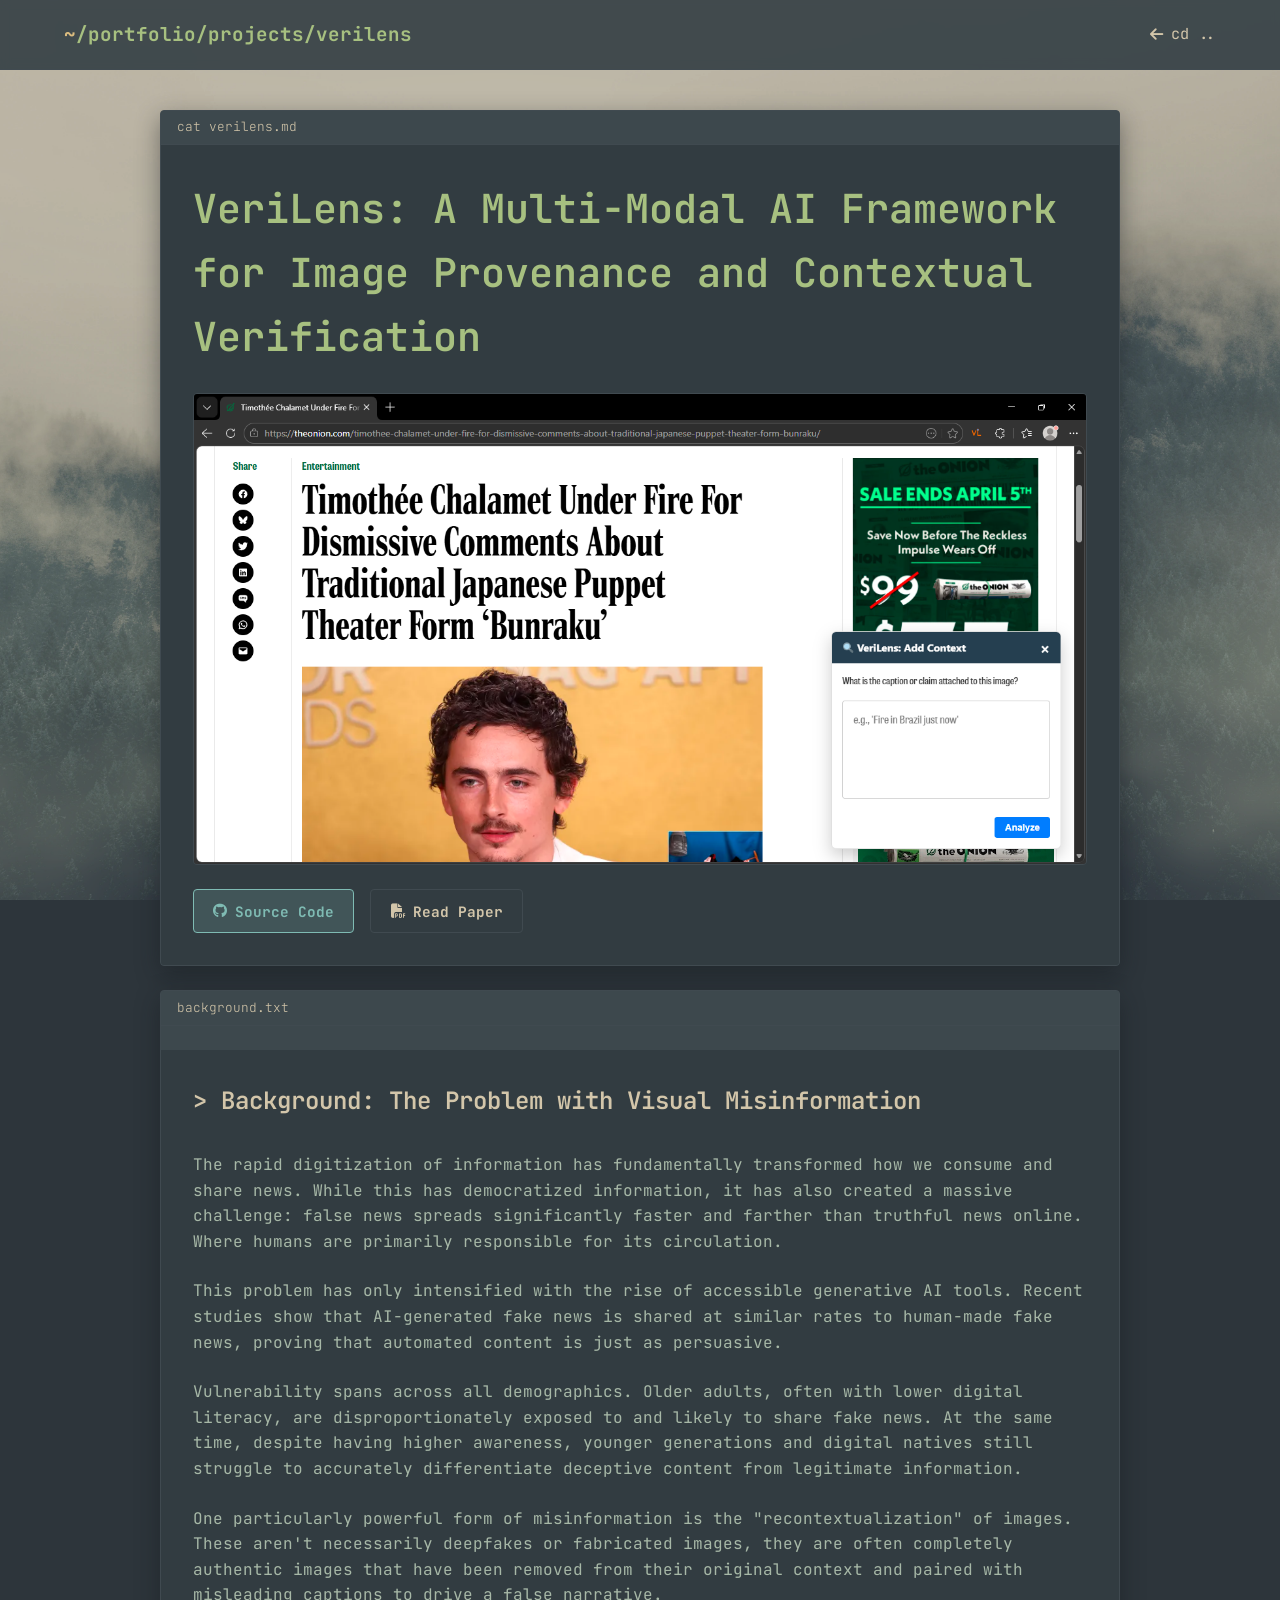
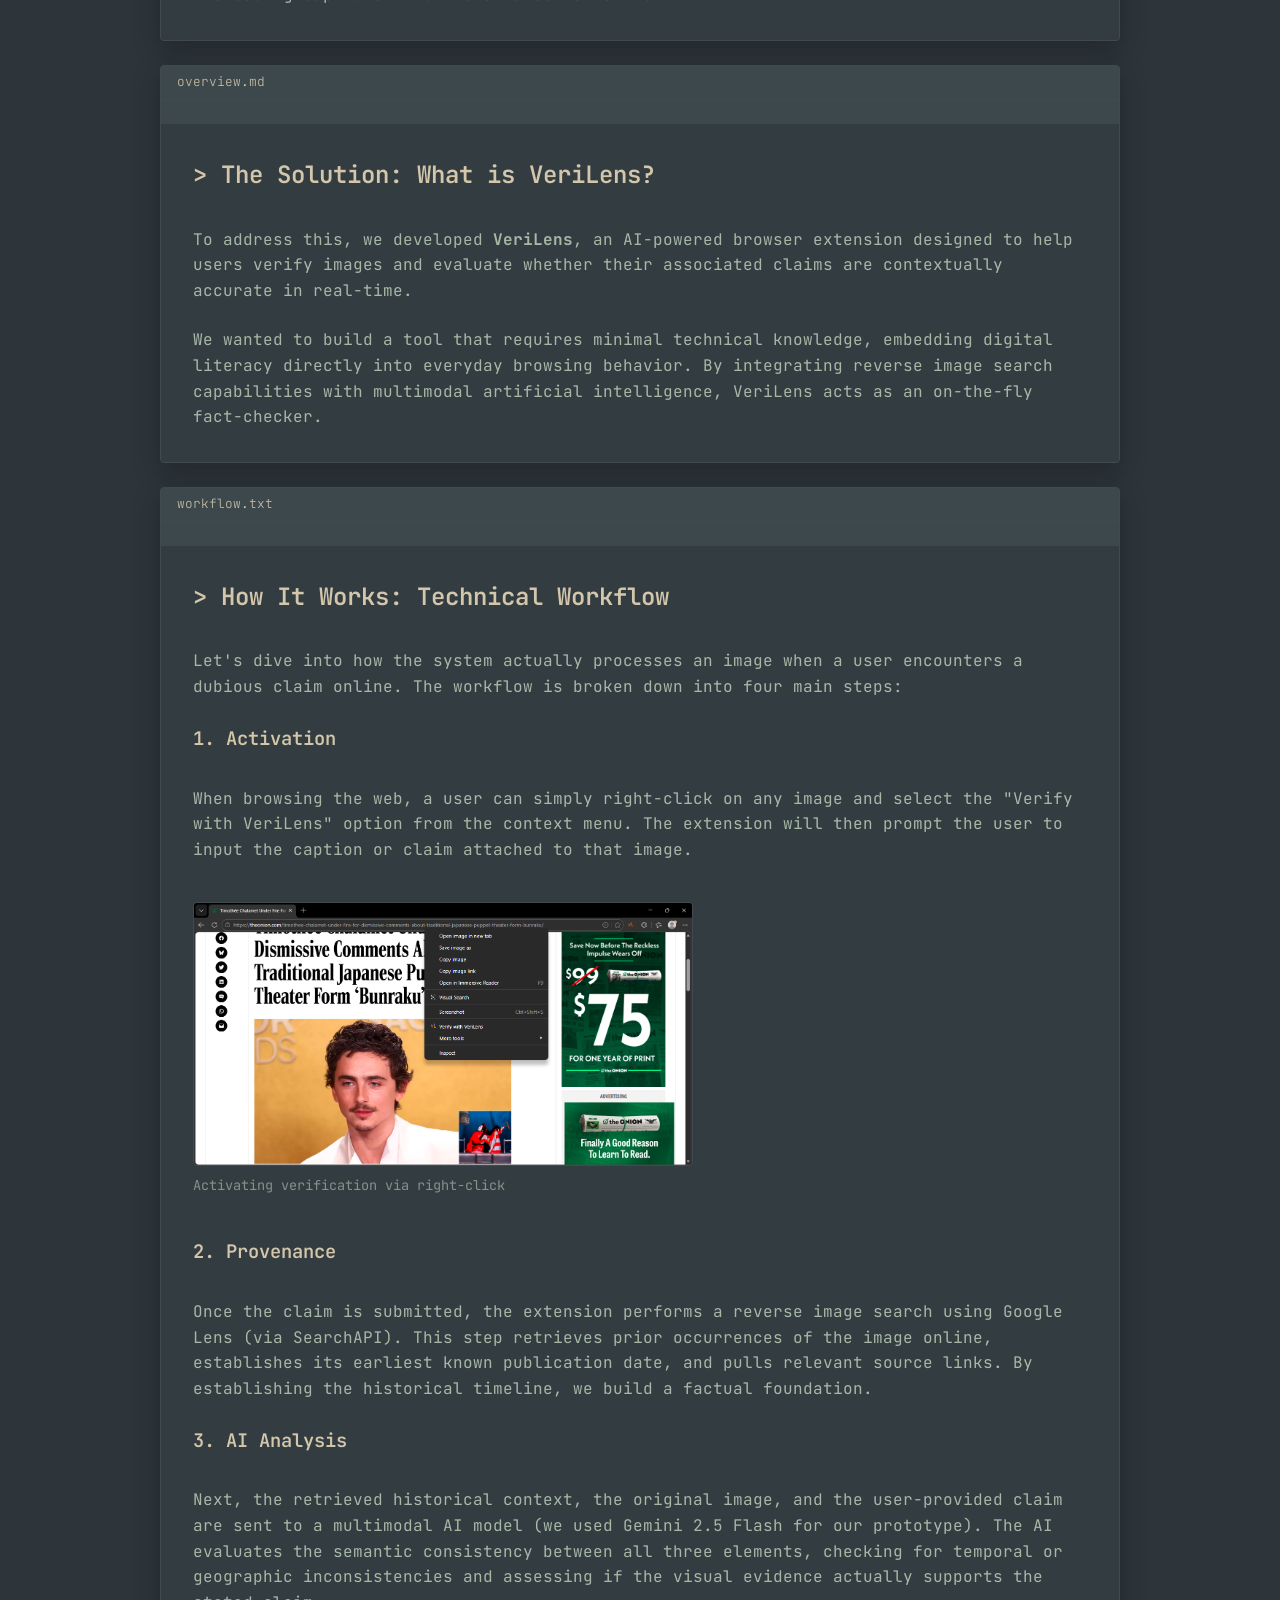
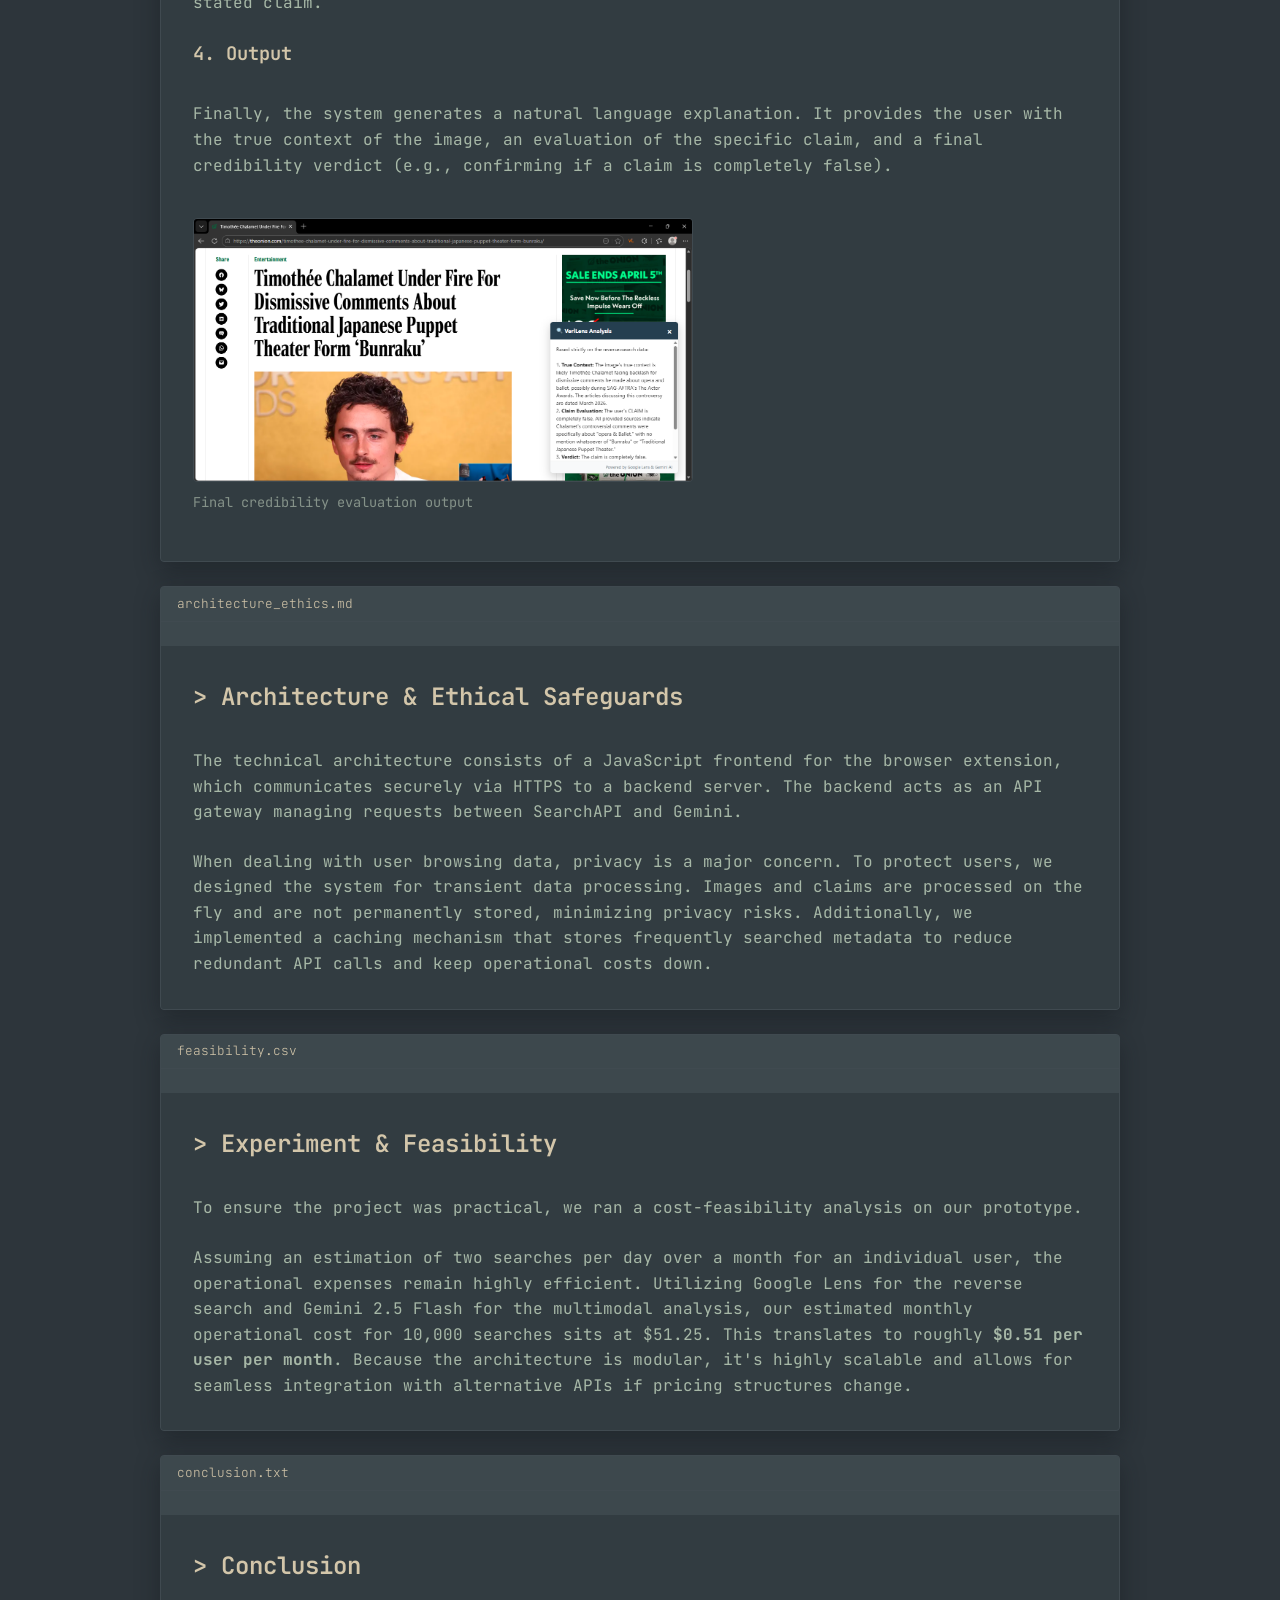
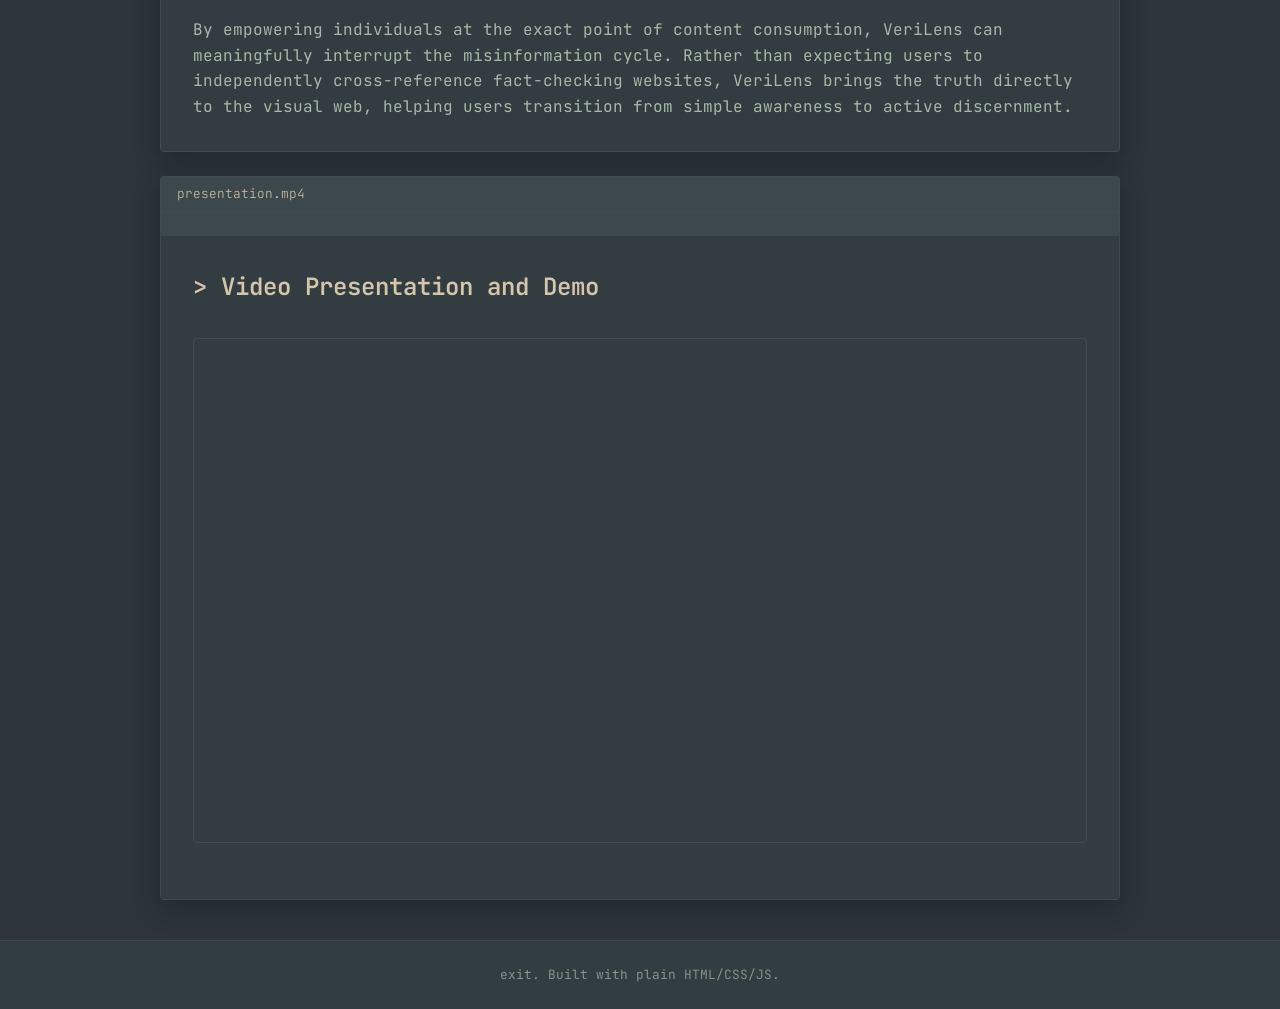
<file: verilens.html>
<!DOCTYPE html>
<html lang="en">
<head>
    <meta charset="UTF-8">
    <meta name="viewport" content="width=device-width, initial-scale=1.0">
    <title>~/projects/verilens | dev.tty</title>
    <link rel="preconnect" href="https://fonts.googleapis.com">
    <link rel="preconnect" href="https://fonts.gstatic.com" crossorigin>
    <link href="https://fonts.googleapis.com/css2?family=JetBrains+Mono:wght@100..800&display=swap" rel="stylesheet">
    <link rel="stylesheet" href="https://cdnjs.cloudflare.com/ajax/libs/font-awesome/6.4.0/css/all.min.css">
    <link rel="stylesheet" href="style.css">
    <style>
        .video-container {
            position: relative;
            padding-bottom: 56.25%; /* 16:9 Aspect Ratio */
            height: 0;
            overflow: hidden;
            border-radius: var(--border-radius);
            border: 1px solid var(--border-main);
            margin-bottom: 1.5rem;
        }
        .video-container iframe {
            position: absolute;
            top: 0;
            left: 0;
            width: 100%;
            height: 100%;
            border: 0;
        }
    </style>
</head>
<body>
    <canvas id="bg-shader" aria-hidden="true"></canvas>
    <nav class="navbar">
        <div class="nav-brand"><span>~</span>/portfolio/projects/verilens</div>
        <a href="projectsp.html" class="nav-back"><i class="fas fa-arrow-left"></i> cd ..</a>
    </nav>

    <main>
        <section class="window-pane">
            <div class="window-header">
                <div class="window-title">cat verilens.md</div>
            </div>
            <div class="window-content project-header-content">
                <h1>VeriLens: A Multi-Modal AI Framework for Image Provenance and Contextual Verification</h1>
                
                <figure class="blog-figure" style="margin-top: 1.5rem; margin-bottom: 1rem;">
                    <img class="figure-img" src="verilens/addcontext.png" alt="VeriLens Interface Banner">
                </figure>

                <div class="project-links">
                    <a href="https://github.com/hachln/VerilensAI" target="_blank" class="btn-primary"><i class="fab fa-github"></i> Source Code</a>
                    <a href="verilens/Verilens_Paper.pdf" target="_blank" class="btn-secondary"><i class="fa-solid fa-file-pdf"></i> Read Paper</a>
                </div>
            </div>
        </section>

        <section class="window-pane blog-section">
            <div class="window-header">
                <div class="window-title">background.txt</div>
            </div>
            <div class="window-content blog-section">
                <h2>> Background: The Problem with Visual Misinformation</h2>
                <p>The rapid digitization of information has fundamentally transformed how we consume and share news. While this has democratized information, it has also created a massive challenge: false news spreads significantly faster and farther than truthful news online. Where humans are primarily responsible for its circulation.</p>
                <p>This problem has only intensified with the rise of accessible generative AI tools. Recent studies show that AI-generated fake news is shared at similar rates to human-made fake news, proving that automated content is just as persuasive.</p>
                <p>Vulnerability spans across all demographics. Older adults, often with lower digital literacy, are disproportionately exposed to and likely to share fake news. At the same time, despite having higher awareness, younger generations and digital natives still struggle to accurately differentiate deceptive content from legitimate information.</p>
                <p>One particularly powerful form of misinformation is the "recontextualization" of images. These aren't necessarily deepfakes or fabricated images, they are often completely authentic images that have been removed from their original context and paired with misleading captions to drive a false narrative.</p>
            </div>
        </section>

        <section class="window-pane blog-section">
            <div class="window-header">
                <div class="window-title">overview.md</div>
            </div>
            <div class="window-content blog-section">
                <h2>> The Solution: What is VeriLens?</h2>
                <p>To address this, we developed <strong>VeriLens</strong>, an AI-powered browser extension designed to help users verify images and evaluate whether their associated claims are contextually accurate in real-time.</p>
                <p>We wanted to build a tool that requires minimal technical knowledge, embedding digital literacy directly into everyday browsing behavior. By integrating reverse image search capabilities with multimodal artificial intelligence, VeriLens acts as an on-the-fly fact-checker.</p>
            </div>
        </section>

        <section class="window-pane blog-section">
            <div class="window-header">
                <div class="window-title">workflow.txt</div>
            </div>
            <div class="window-content blog-section">
                <h2>> How It Works: Technical Workflow</h2>
                <p>Let's dive into how the system actually processes an image when a user encounters a dubious claim online. The workflow is broken down into four main steps:</p>

                <h3>1. Activation</h3>
                <p>When browsing the web, a user can simply right-click on any image and select the "Verify with VeriLens" option from the context menu. The extension will then prompt the user to input the caption or claim attached to that image.</p>
                
                <figure class="blog-figure" style="max-width: 500px; margin: 1rem 0;">
                    <img class="figure-img" src="verilens/rightclick.png" alt="VeriLens Context Menu Activation">
                    <figcaption class="figure-caption">Activating verification via right-click</figcaption>
                </figure>

                <h3>2. Provenance</h3>
                <p>Once the claim is submitted, the extension performs a reverse image search using Google Lens (via SearchAPI). This step retrieves prior occurrences of the image online, establishes its earliest known publication date, and pulls relevant source links. By establishing the historical timeline, we build a factual foundation.</p>

                <h3>3. AI Analysis</h3>
                <p>Next, the retrieved historical context, the original image, and the user-provided claim are sent to a multimodal AI model (we used Gemini 2.5 Flash for our prototype). The AI evaluates the semantic consistency between all three elements, checking for temporal or geographic inconsistencies and assessing if the visual evidence actually supports the stated claim.</p>

                <h3>4. Output</h3>
                <p>Finally, the system generates a natural language explanation. It provides the user with the true context of the image, an evaluation of the specific claim, and a final credibility verdict (e.g., confirming if a claim is completely false).</p>
                
                <figure class="blog-figure" style="max-width: 500px; margin: 1rem 0;">
                    <img class="figure-img" src="verilens/output.png" alt="VeriLens AI Verification Output Panel">
                    <figcaption class="figure-caption">Final credibility evaluation output</figcaption>
                </figure>
            </div>
        </section>

        <section class="window-pane blog-section">
            <div class="window-header">
                <div class="window-title">architecture_ethics.md</div>
            </div>
            <div class="window-content blog-section">
                <h2>> Architecture & Ethical Safeguards</h2>
                <p>The technical architecture consists of a JavaScript frontend for the browser extension, which communicates securely via HTTPS to a backend server. The backend acts as an API gateway managing requests between SearchAPI and Gemini.</p>
                <p>When dealing with user browsing data, privacy is a major concern. To protect users, we designed the system for transient data processing. Images and claims are processed on the fly and are not permanently stored, minimizing privacy risks. Additionally, we implemented a caching mechanism that stores frequently searched metadata to reduce redundant API calls and keep operational costs down.</p>
            </div>
        </section>

        <section class="window-pane blog-section">
            <div class="window-header">
                <div class="window-title">feasibility.csv</div>
            </div>
            <div class="window-content blog-section">
                <h2>> Experiment & Feasibility</h2>
                <p>To ensure the project was practical, we ran a cost-feasibility analysis on our prototype.</p>
                <p>Assuming an estimation of two searches per day over a month for an individual user, the operational expenses remain highly efficient. Utilizing Google Lens for the reverse search and Gemini 2.5 Flash for the multimodal analysis, our estimated monthly operational cost for 10,000 searches sits at $51.25. This translates to roughly <strong>$0.51 per user per month</strong>. Because the architecture is modular, it's highly scalable and allows for seamless integration with alternative APIs if pricing structures change.</p>
            </div>
        </section>

        <section class="window-pane blog-section">
            <div class="window-header">
                <div class="window-title">conclusion.txt</div>
            </div>
            <div class="window-content blog-section">
                <h2>> Conclusion</h2>
                <p>By empowering individuals at the exact point of content consumption, VeriLens can meaningfully interrupt the misinformation cycle. Rather than expecting users to independently cross-reference fact-checking websites, VeriLens brings the truth directly to the visual web, helping users transition from simple awareness to active discernment.</p>
            </div>
        </section>

        <section class="window-pane blog-section">
            <div class="window-header">
                <div class="window-title">presentation.mp4</div>
            </div>
            <div class="window-content blog-section">
                <h2>> Video Presentation and Demo</h2>
                <div class="video-container">
                    <iframe src="https://www.youtube.com/embed/-kOrtw3-eHk" title="YouTube video player" allow="accelerometer; autoplay; clipboard-write; encrypted-media; gyroscope; picture-in-picture; web-share" referrerpolicy="strict-origin-when-cross-origin" allowfullscreen></iframe>
                </div>
            </div>
        </section>
    </main>

    <footer>
        <p>exit. Built with plain HTML/CSS/JS.</p>
    </footer>
    <script src="shader.js"></script>
    <script src="script.js"></script>
</body>
</html>
</file>
<file: style.css>
/* Everforest Dark Theme Color Palette */
:root {
    --bg-main: #2d353b;        
    --bg-window: #3d484d;      
    --bg-window-content: #323c41; 
    --bg-nav-footer: rgba(52, 63, 68, 0.9); 
    
    --fg-bright: #d3c6aa;     
    --fg-main: #a7b8a7;       
    --fg-faint: #859289;      
    
    --color-yellow: #dbbc7f;  
    --color-green: #a7c080;   
    --color-blue: #7fbbb3;    
    --color-purple: #d699b6;  
    --color-aqua: #83c092;    
    --color-red: #e67e80;     
    --color-orange: #e69875;
    
    --border-main: #404a50;   
    --border-focus: var(--color-blue); 
    --border-radius: 4px;     
}

* {
    margin: 0;
    padding: 0;
    box-sizing: border-box;
}

body {
    font-family: 'JetBrains Mono', monospace;
    background-color: var(--bg-main);
    
    /* Wallpaper Setting */
    background-image: url('./home/fog_forest_1.webp'); 
    background-size: cover;
    background-position: center;
    background-attachment: fixed;
    background-repeat: no-repeat;
    
    color: var(--fg-main);
    line-height: 1.6;
    overflow-x: hidden;
}

/* Typography */
h1, h2, h3 { color: var(--fg-bright); font-weight: 600; margin-bottom: 0.5rem;}
a { color: var(--color-blue); text-decoration: none; transition: 0.3s; }
a:hover { color: var(--color-purple); }
.section-title { margin-bottom: 2rem; border-bottom: 1px solid var(--border-main); padding-bottom: 0.5rem; color: var(--fg-faint); font-weight: 200; }

/* Navigation */
.navbar {
    display: flex;
    justify-content: space-between;
    align-items: center;
    padding: 1.2rem 5%;
    background: var(--bg-nav-footer);
    backdrop-filter: blur(5px);
    position: sticky;
    top: 0;
    z-index: 100;
    border-bottom: 1px solid var(--border-main);
}
.nav-brand { font-size: 1.2rem; font-weight: bold; color: var(--color-green); }
.nav-brand span { color: var(--color-yellow); }
.nav-links { list-style: none; display: flex; gap: 2rem; }
.nav-links a { color: var(--fg-bright); }
.nav-links a:hover { color: var(--color-aqua); }

/* Main Container */
main {
    max-width: 1000px;
    margin: 2.5rem auto;
    padding: 0 20px;
    display: flex;
    flex-direction: column; 
    gap: 1.5rem; 
    position: relative; 
    z-index: 1;
}

/* NEW: Split Layout for Side-by-Side Windows */
.split-layout {
    display: grid;
    grid-template-columns: 1fr 1fr;
    gap: 1.5rem;
    width: 100%;
}

/* Hyprland / Window Pane Aesthetic */
.window-pane {
    background: var(--bg-window);
    border: 1px solid var(--border-main);
    border-radius: var(--border-radius);
    overflow: hidden;
    transition: all 0.3s ease;
    width: 100%; 
    box-shadow: 0 8px 24px rgba(20, 25, 28, 0.45);

}

/* Focus effects */
.window-pane:hover {
    border-color: var(--border-focus);
    box-shadow: 0 0 10px rgba(127, 187, 179, 0.2);
    transform: translateY(-1px);
}

.window-header {
    background: var(--bg-window); 
    padding: 0.4rem 1rem;
    border-bottom: 1px solid var(--border-main);
    display: flex;
    align-items: center;
}

.window-title {
    font-size: 0.8rem;
    color: var(--fg-bright);
    font-weight: 200;
    font-family: inherit;
}

.window-content { padding: 2rem; background: var(--bg-window-content); height: 100%; }

/* Hero Section Layout for Portrait */
.terminal-pane .window-content { padding: 3rem; background: var(--bg-window); }

.hero-content-wrapper {
    display: flex;
    justify-content: space-between;
    align-items: center;
    gap: 2rem;
}

.hero-text-block {
    flex: 1; 
    max-width: 65%;
}

.hero-portrait-block {
    max-width: 30%;
    flex-shrink: 0; 
}

/* Portrait Image Styling */
.portrait-img {
    width: 100%;
    height: auto;
    aspect-ratio: 1 / 1; 
    object-fit: cover;
    border-radius: var(--border-radius);
    border: 2px solid var(--border-main); 
    transition: 0.3s ease;
}
.hero-portrait-block:hover .portrait-img {
    border-color: var(--color-blue);
    box-shadow: 0 0 10px rgba(127, 187, 179, 0.3);
}

/* Hero Typography */
.prompt { margin-bottom: 1rem; color: var(--fg-faint); }
.prompt .user { color: var(--color-green); font-weight: bold; }
.prompt .dir { color: var(--color-yellow); font-weight: bold; }
#typewriter {
    font-size: 2.2rem; 
    margin: 1rem 0;
    color: var(--fg-bright);
    min-height: 3rem; 
}
.subtitle { font-size: 1.1rem; margin-bottom: 1.5rem; color: var(--fg-faint); }

/* Social Links */
.social-links-container {
    margin-top: 2rem;
    border-top: 1px solid var(--border-main);
    padding-top: 1rem;
    color: var(--fg-faint);
}
.link-label { margin-bottom: 0.8rem; font-size: 0.9rem;}

.social-links-wrapper {
    display: flex;
    gap: 2.5rem; 
    align-items: center;
}

.social-links-wrapper a i {
    font-size: 1.6rem;
    color: var(--fg-bright); 
    transition: 0.3s;
}

.social-links-wrapper a:hover i {
    color: var(--color-blue);
    transform: scale(1.1);
}

/* Timeline */
.cv-pane h2 { margin-bottom: 2rem; }
.timeline-item { margin-bottom: 1.8rem; }
.timeline-item h3 { font-size: 1.1rem; font-weight: 600;}
.timeline-item h3 span { color: var(--color-blue); font-weight: normal; }
.timeline-item .date { display: block; font-size: 0.85rem; color: var(--color-yellow); margin-bottom: 0.5rem; }
.timeline-item p { margin-top: 0.3rem; }

/* Skills */
.skills-container { display: flex; flex-wrap: wrap; gap: 0.8rem; margin-top: 1rem; }
.skill-tag {
    background: rgba(131, 192, 146, 0.1); 
    border: 1px solid var(--border-main);
    padding: 0.3rem 0.8rem;
    border-radius: 4px;
    font-size: 0.9rem;
    color: var(--color-aqua);
}

/* Interests List Styling */
.interests-list {
    margin-left: 1.5rem;
    list-style-type: none; 
}
.interests-list li {
    position: relative;
    margin-bottom: 0.5rem;
}
.interests-list li::before {
    content: ">"; 
    color: var(--color-green);
    position: absolute;
    left: -1.5rem;
    font-weight: bold;
}

/* Projects */
.projects-grid {
    display: grid;
    grid-template-columns: repeat(auto-fit, minmax(280px, 1fr));
    gap: 1.5rem;
    margin-top: 1rem;
}

.project-card {
    background: var(--bg-window-content);
    border: 1px solid var(--border-main);
    border-radius: var(--border-radius);
    overflow: hidden;
    height: 100%;
    display: flex;
    flex-direction: column;
}
.project-card:hover { border-color: var(--border-focus); }
.project-card h3 { color: var(--fg-bright); font-size: 1.1rem;}
.project-card p { font-size: 0.9rem; }
.project-tech { margin: 1rem 0; display: flex; flex-wrap: wrap; gap: 0.8rem; font-size: 0.8rem; color: var(--color-aqua); }
.project-link { margin-top: auto; display: inline-block; padding-top: 1rem;}

/* Mobile responsiveness */
@media (max-width: 768px) {
    #typewriter { font-size: 1.8rem; min-height: 2.2rem; }
    .window-content { padding: 1.5rem; }
    .terminal-pane .window-content { padding: 2rem; }
    .social-links-wrapper { gap: 1.5rem; }

    /* Break the split layout on mobile */
    .split-layout {
        grid-template-columns: 1fr;
    }

    .hero-content-wrapper {
        flex-direction: column-reverse; 
        gap: 1.5rem;
        align-items: center;
        text-align: center;
    }
    .hero-text-block { max-width: 100%; }
    .hero-portrait-block { max-width: 50%; margin-top: 1rem; }
    .social-links-wrapper { justify-content: center; } 
    .interests-list { margin-left: 0; text-align: left;}
    .interests-list li { padding-left: 1.5rem;}
    .interests-list li::before { left: 0; }
}

/* Footer */
footer {
    text-align: center;
    padding: 1.5rem;
    color: var(--fg-faint);
    background: var(--bg-nav-footer);
    backdrop-filter: blur(5px);
    border-top: 1px solid var(--border-main);
    margin-top: 2.5rem;
    font-size: 0.8rem;
    position: relative; 
    z-index: 1;
}

/* =========================================
   PROJECT DETAIL PAGE STYLES
   ========================================= */

/* Project Header Buttons */
.project-header-content h1 { font-size: 2.5rem; color: var(--color-green); }
.project-links { display: flex; gap: 1rem; margin-top: 1.5rem; }
.btn-primary, .btn-secondary {
    padding: 0.6rem 1.2rem;
    border-radius: var(--border-radius);
    font-size: 0.9rem;
    font-weight: bold;
    display: inline-flex;
    align-items: center;
    gap: 0.5rem;
    border: 1px solid transparent;
}
.btn-primary {
    background-color: rgba(127, 187, 179, 0.2); /* Faded Blue */
    color: var(--color-blue);
    border-color: var(--color-blue);
}
.btn-primary:hover { background-color: var(--color-blue); color: var(--bg-main); }
.btn-secondary {
    background-color: transparent;
    color: var(--fg-bright);
    border-color: var(--border-main);
}
.btn-secondary:hover { border-color: var(--color-yellow); color: var(--color-yellow); }

/* Meta List (Project Stats) */
.meta-list li { margin-bottom: 0.8rem; }
.meta-list li strong { color: var(--color-purple); }

/* --- CAROUSEL STYLES --- */
.carousel-wrapper { padding: 1.5rem; display: flex; flex-direction: column; align-items: center; }
.carousel {
    position: relative;
    height: 450px; /* Adjust height based on your screenshot aspect ratio */
    width: 100%;
    max-width: 800px;
    margin: 0 auto;
    border: 1px solid var(--border-main);
    border-radius: var(--border-radius);
    overflow: hidden;
    background: var(--bg-main);
}

.carousel-track-container {
    height: 100%;
    position: relative;
    overflow: hidden;
}

.carousel-track {
    padding: 0;
    margin: 0;
    list-style: none;
    position: relative;
    height: 100%;
    transition: transform 250ms ease-in;
}

.carousel-slide {
    position: absolute;
    top: 0;
    bottom: 0;
    width: 100%;
}

.carousel-slide img {
    width: 100%;
    height: 100%;
    object-fit: cover; /* Ensures images fill the box without stretching */
}

/* Carousel Controls */
.carousel-btn {
    position: absolute;
    top: 50%;
    transform: translateY(-50%);
    background: rgba(45, 53, 59, 0.8);
    border: 1px solid var(--border-main);
    color: var(--fg-bright);
    border-radius: 50%;
    width: 40px;
    height: 40px;
    cursor: pointer;
    z-index: 10;
    transition: 0.2s;
}
.carousel-btn:hover { border-color: var(--color-blue); color: var(--color-blue); }
.prev-btn { left: 15px; }
.next-btn { right: 15px; }

/* Carousel Dots */
.carousel-nav {
    display: flex;
    justify-content: center;
    gap: 10px;
    padding: 15px 0 0 0;
}
.carousel-indicator {
    border: 0;
    border-radius: 50%;
    width: 12px;
    height: 12px;
    background: var(--border-main);
    cursor: pointer;
    transition: 0.3s;
}
.carousel-indicator.current-indicator { background: var(--color-aqua); box-shadow: 0 0 8px rgba(131, 192, 146, 0.6);}

/* Mobile Adjustments for Carousel */
@media (max-width: 768px) {
    .carousel { height: 250px; }
    .project-links { flex-direction: column; }
    .project-header-content h1 { font-size: 1.8rem; }
}

/* =========================================
   BLOG / REPORT PAGE STYLES
   ========================================= */

.blog-section { display: flex; flex-direction: column; gap: 1.5rem; }

.blog-figure {
    display: flex;
    flex-direction: column;
    gap: 0.6rem;
    margin: 0;
}

.figure-img {
    width: 100%;
    height: auto;
    border-radius: var(--border-radius);
    border: 1px solid var(--border-main);
    background: var(--bg-main);
}

.figure-caption {
    font-size: 0.85rem;
    color: var(--fg-faint);
}

.blog-grid {
    display: grid;
    grid-template-columns: repeat(2, minmax(0, 1fr));
    gap: 1.2rem;
}

.blog-table {
    width: 100%;
    border-collapse: collapse;
    font-size: 0.9rem;
}

.blog-table th,
.blog-table td {
    border: 1px solid var(--border-main);
    padding: 0.6rem 0.75rem;
    text-align: left;
}

.blog-table th { color: var(--fg-bright); background: rgba(63, 72, 77, 0.6); }

.model-grid {
    display: grid;
    grid-template-columns: repeat(auto-fit, minmax(240px, 1fr));
    gap: 1.2rem;
}

@media (max-width: 768px) {
    .blog-grid { grid-template-columns: 1fr; }
}

/* =========================================
   THUMBNAILS & BUTTONS (NEW)
   ========================================= */

/* Project Thumbnail */
.project-thumbnail {
    width: 100%;
    height: 160px;
    overflow: hidden;
    border-bottom: 1px solid var(--border-main);
    background-color: var(--bg-main); /* Fallback */
}

.project-thumbnail img {
    width: 100%;
    height: 100%;
    object-fit: cover;
    transition: transform 0.4s ease;
}

/* Hover effect on thumbnail */
.project-card:hover .project-thumbnail img {
    transform: scale(1.05);
}

/* Adjust project card padding slightly for thumbnail */
.project-card .window-content {
    padding: 1.5rem;
    height: calc(100% - 160px); /* Subtract thumbnail height to balance flexbox */
}

/* "Check out more" Button Container */
.check-more-container {
    text-align: center;
    margin-top: 2.5rem;
    width: 100%;
}

.btn-check-more {
    display: inline-block;
    padding: 0.8rem 1.5rem;
    background-color: var(--bg-window);
    color: var(--fg-bright);
    border: 1px solid var(--border-main);
    border-radius: var(--border-radius);
    font-size: 0.95rem;
    transition: all 0.3s;
}

.btn-check-more:hover {
    border-color: var(--color-blue);
    color: var(--color-blue);
    box-shadow: 0 0 10px rgba(127, 187, 179, 0.15);
    transform: translateY(-2px);
}

.nav-toggle {
    display: none;
    background: transparent;
    border: 1px solid var(--border-main);
    color: var(--color-green);
    font-family: inherit;
    padding: 0.3rem 0.6rem;
    border-radius: var(--border-radius);
    cursor: pointer;
}

@media (max-width: 768px) {
    .navbar { flex-wrap: wrap; }
    .nav-toggle { display: block; }
    .nav-links {
        display: none;
        flex-direction: column;
        width: 100%;
        gap: 1rem;
        padding-top: 1rem;
        margin-top: 1rem;
        border-top: 1px solid var(--border-main);
    }
    .nav-links.active { display: flex; }
}

.nav-back {
    color: var(--fg-bright);
    font-size: 0.95rem;
    display: inline-flex;
    align-items: center;
    gap: 0.5rem;
    white-space: nowrap;
}
.nav-back:hover {
    color: var(--color-aqua);
}

/* Shader */
#bg-shader {
    position: fixed;
    top: 0;
    left: 0;
    width: 100vw;
    height: 100vh;
    z-index: 0;
    pointer-events: none;
    mix-blend-mode: screen;
    opacity: 0.7;
}

.demo-scope-wrapper {
    margin-top: 1.5rem;
    padding-top: 1rem;
    border-top: 1px solid var(--border-main);
    display: flex;
    flex-direction: column;
    gap: 0.4rem;
}

.demo-label {
    font-size: 0.75rem;
    color: var(--fg-faint);
}

#demo-scope {
    width: 100%;
    height: 120px;
    display: block;
    border-radius: var(--border-radius);
    border: 1px solid var(--border-main);
    background: var(--bg-main);
    touch-action: pan-y; /* Allows normal vertical page scrolling on mobile */
}
</file>
